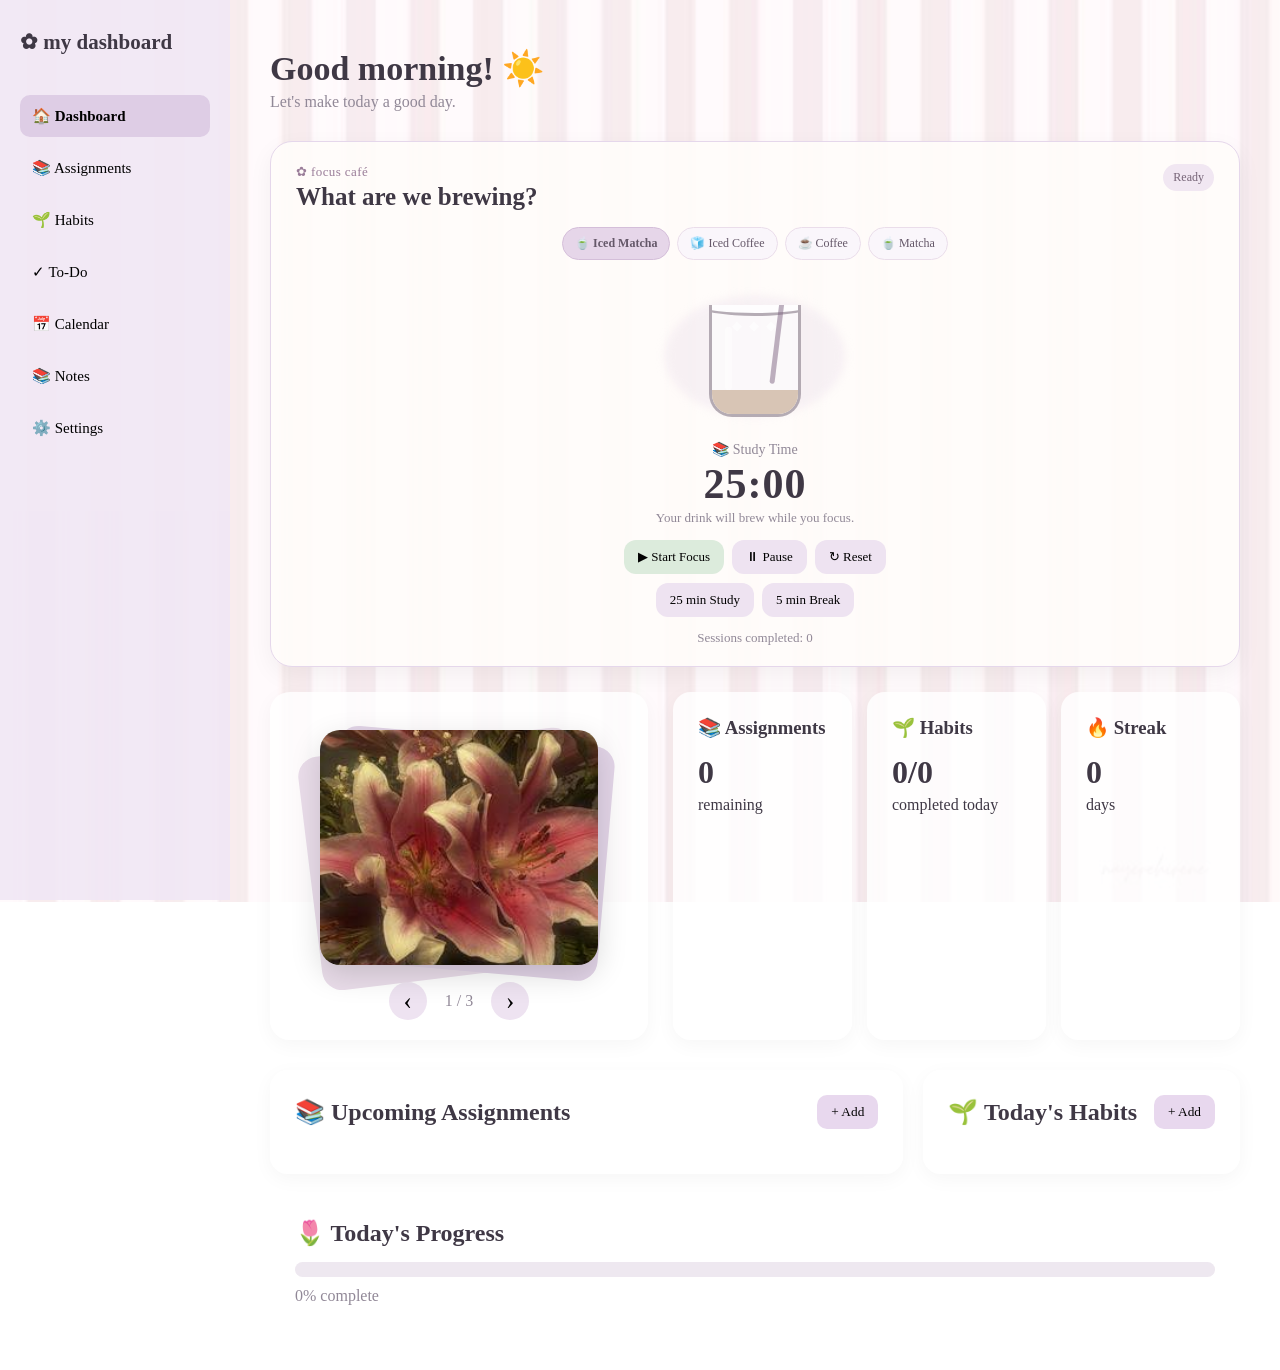
<file: index.html>
<!DOCTYPE html>
<html lang="en">

<head>

    <meta charset="UTF-8">

    <meta
        name="viewport"
        content="width=device-width, initial-scale=1.0">

    <title>study bloom</title>

    <link rel="stylesheet" href="style.css">

</head>


<body>


    <!-- =========================
         SIDEBAR
    ========================== -->

    <aside class="sidebar">

        <h1>✿ my dashboard</h1>


        <nav>

            <button
                class="nav-button active"
                data-page="dashboard">
                🏠 Dashboard
            </button>


            <button
                class="nav-button"
                data-page="assignments">
                📚 Assignments
            </button>


            <button
                class="nav-button"
                data-page="habits">
                🌱 Habits
            </button>


            <button
                class="nav-button"
                data-page="todo">
                ✓ To-Do
            </button>


            <button
                class="nav-button"
                data-page="calendar">
                📅 Calendar
            </button>

            <button class="nav-button" data-page="notes">
                📚 Notes
            </button>


            <button
                class="nav-button"
                data-page="settings">
                ⚙️ Settings
            </button>


        </nav>

    </aside>



    <!-- =========================
         MAIN
    ========================== -->

    <main>


        <!-- =========================
             DASHBOARD PAGE
        ========================== -->

        <section
            id="dashboardPage"
            class="page active-page">


            <header>

                <p id="today"></p>

                <h2>
                    Good morning! ☀️
                </h2>

                <p class="subtitle">
                    Let's make today a good day.
                </p>

            </header>

            <!-- POMODORO TIMER -->
<div class="pomodoro-card">

    <div class="pomodoro-heading">
        <div>
            <p class="pomodoro-eyebrow">✿ focus café</p>
            <h2>What are we brewing?</h2>
        </div>
        <span id="pomodoroStatus" class="pomodoro-status">Ready</span>
    </div>

    <div class="drink-selector" role="group" aria-label="Choose a drink">
        <button class="drink-option active" data-drink="iced-matcha">🍵 Iced Matcha</button>
        <button class="drink-option" data-drink="iced-coffee">🧊 Iced Coffee</button>
        <button class="drink-option" data-drink="coffee">☕ Coffee</button>
        <button class="drink-option" data-drink="matcha">🍵 Matcha</button>
    </div>

    <div class="brew-stage" id="brewStage">
        <div class="brew-glow"></div>
        <div class="drink-cup" id="drinkCup">
            <div class="cup-liquid" id="cupLiquid"></div>
            <div class="cup-ice" id="cupIce">◆ ◆ ◆</div>
            <div class="cup-straw"></div>
            <div class="cup-highlight"></div>
        </div>
        <div class="brew-steam" id="brewSteam">⌁ ⌁</div>
        <div class="brew-particles" id="brewParticles">✦</div>
    </div>

    <p id="pomodoroMode">📚 Study Time</p>
    <div id="pomodoroTimer">25:00</div>
    <p id="brewMessage">Your drink will brew while you focus.</p>

    <div class="pomodoro-buttons">
        <button id="pomodoroStart">▶ Start Focus</button>
        <button id="pomodoroPause">⏸ Pause</button>
        <button id="pomodoroReset">↻ Reset</button>
    </div>

    <div class="pomodoro-settings">
        <button id="pomodoroStudy">25 min Study</button>
        <button id="pomodoroBreak">5 min Break</button>
    </div>

    <p id="pomodoroSessions">Sessions completed: 0</p>

</div>



            <!-- PHOTO + STATS -->

            <section class="top-section">


                <!-- PHOTO -->

                <div class="photo-widget">

                    <div class="photo-stack">

                        <div
                            class="stack-card card-back-two">
                        </div>

                        <div
                            class="stack-card card-back-one">
                        </div>

                        <img
                            id="stackImage"
                            src="photo1.jpeg"
                            alt="My photo"
                            class="main-photo">

                    </div>


                    <div class="photo-controls">

                        <button id="previousPhoto">
                            ‹
                        </button>

                        <span id="photoNumber">
                            1 / 3
                        </span>

                        <button id="nextPhoto">
                            ›
                        </button>

                    </div>

                </div>



                <!-- STATS -->

                <div class="stats">


                    <div class="card">

                        <h3>
                            📚 Assignments
                        </h3>

                        <p
                            class="big-number"
                            id="assignmentCount">
                            0
                        </p>

                        <p>
                            remaining
                        </p>

                    </div>


                    <div class="card">

                        <h3>
                            🌱 Habits
                        </h3>

                        <p
                            class="big-number"
                            id="habitProgress">
                            0/0
                        </p>

                        <p>
                            completed today
                        </p>

                    </div>


                    <div class="card">

                        <h3>
                            🔥 Streak
                        </h3>

                        <p
                            class="big-number"
                            id="habitStreak">
                            0
                        </p>

                        <p>
                            days
                        </p>

                    </div>

                </div>

            </section>



            <!-- QUICK VIEW -->

            <section class="content">


                <div class="panel">

                    <div class="panel-header">

                        <h2>
                            📚 Upcoming Assignments
                        </h2>

                        <button
                            id="dashboardAddAssignment">
                            + Add
                        </button>

                    </div>

                    <div id="dashboardAssignmentList"></div>

                </div>



                <div class="panel">

                    <div class="panel-header">

                        <h2>
                            🌱 Today's Habits
                        </h2>

                        <button
                            id="dashboardAddHabit">
                            + Add
                        </button>

                    </div>

                    <div id="dashboardHabitList"></div>

                </div>

            </section>



            <!-- PROGRESS -->

            <section class="progress-panel">

                <h2>
                    🌷 Today's Progress
                </h2>

                <div class="progress-bar">

                    <div
                        id="progressFill"
                        class="progress-fill">
                    </div>

                </div>

                <p id="progressText">
                    0% complete
                </p>

            </section>

        </section>



        <!-- =========================
             ASSIGNMENTS PAGE
        ========================== -->

        <section
            id="assignmentsPage"
            class="page">


            <header>

                <p>
                    University
                </p>

                <h2>
                    📚 Assignments
                </h2>

            </header>



            <div class="panel">


                <div class="panel-header">

                    <h2>
                        All Assignments
                    </h2>

                    <button
                        id="addAssignmentButton">
                        + Add Assignment
                    </button>

                </div>



                <!-- FORM -->

                <div
                    id="assignmentForm"
                    class="assignment-form hidden">


                    <input
                        type="text"
                        id="assignmentName"
                        placeholder="Assignment name">


                    <input
                        type="text"
                        id="assignmentCourse"
                        placeholder="Course">


                    <input
                        type="date"
                        id="assignmentDate">


                    <select
                        id="assignmentPriority">

                        <option value="urgent">
                            🔴 High
                        </option>

                        <option value="medium">
                            🟡 Medium
                        </option>

                        <option value="low">
                            🟢 Low
                        </option>

                    </select>


                    <div class="form-buttons">

                        <button
                            id="saveAssignment">
                            Save
                        </button>

                        <button
                            id="cancelAssignment">
                            Cancel
                        </button>

                    </div>

                </div>



                <div id="assignmentList"></div>


<!-- =========================
     MY CLASSES
========================= -->

<div class="panel classes-panel">

    <div class="panel-header">

        <h2>
            📚 My Classes
        </h2>

        <button id="addClassButton">
            + Add Class
        </button>

    </div>


    <p class="classes-description">
        Keep your subjects, chapters and study materials organised.
    </p>


    <div id="classesContainer" class="class-grid">

        <!-- Classes will appear here later -->

        <div class="class-empty">

            <div class="class-empty-icon">
                🌷
            </div>

            <h3>
                No classes yet
            </h3>

            <p>
                Add your university classes to get started.
            </p>

        </div>

    </div>
<div id="classDetails" class="class-details hidden">

    <button id="backToClasses" class="back-button">
        ← All Classes
    </button>

    <h2 id="selectedClassName"></h2>

    <div class="panel">

        <div class="panel-header">

            <h2>📖 Chapters</h2>

            <button id="addChapterButton">
                + Add Chapter
            </button>

        </div>

        <div id="chapterContainer" class="chapter-grid">
        </div>
        <!-- FLASHCARD VIEW -->

<div id="flashcardView" class="hidden">

    <button id="backToChapters" class="back-button">
        ← Back to Chapters
    </button>
   <button
    id="fullscreenFlashcards"
    class="back-button"
    onclick="openStudyMode()"
>
    ⛶ Study Fullscreen
</button>
<button id="startStudyTimer" class="back-button">
    🍅 Start Study Timer
</button>

    <h2 id="selectedChapterName">
        🧠 Flashcards
    </h2>

    <div class="panel">

        <div class="panel-header">

            <h2>🧠 Flashcards</h2>

            <button id="addFlashcardButton">
                + Add Flashcard
            </button>
            <div id="flashcardForm" class="hidden">

    <input
        type="text"
        id="flashcardQuestion"
        placeholder="Enter question"
    >

    <textarea
        id="flashcardAnswer"
        placeholder="Enter answer"
    ></textarea>

    <button id="saveFlashcardButton">
        Save Flashcard
    </button>

    <button id="cancelFlashcardButton">
        Cancel
    </button>

</div>
<div id="studyMode" class="hidden">

    <button id="exitStudyMode">
        ✕ Exit Study Mode
    </button>

    <div id="studyCardNumber">
        1 / 1
    </div>

    <div id="studyCard">

        <div id="studyQuestion">
            Question
        </div>

        <div id="studyAnswer" class="hidden">
            Answer
        </div>

        <p>
            Click the card to reveal the answer
        </p>

    </div>

    <div class="study-navigation">

        <button id="studyPrevious">
            ← Previous
        </button>

        <button id="studyNext">
            Next →
        </button>

    </div>

</div>

        </div>
<!-- ADD FLASHCARD FORM -->
    <div id="flashcardForm" class="flashcard-form hidden">

        <input
            type="text"
            id="flashcardQuestion"
            placeholder="Question / Front"
        >

        <textarea
            id="flashcardAnswer"
            placeholder="Answer / Back"
        ></textarea>

        <div class="form-buttons">

            <button id="saveFlashcard">
                Save Flashcard
            </button>

            <button id="cancelFlashcard">
                Cancel
            </button>

        </div>

    </div>
        <div id="flashcardList"></div>

    </div>

</div>

    </div>

</div>
</div>


</div>

</section>


        <!-- =========================
             HABITS PAGE
        ========================== -->

        <section
            id="habitsPage"
            class="page">


            <header>

                <p>
                    Daily Life
                </p>

                <h2>
                    🌱 Habits
                </h2>

            </header>



            <div class="panel">


                <div class="panel-header">

                    <h2>
                        Today's Habits
                    </h2>

                    <button
                        id="addHabitButton">
                        + Add Habit
                    </button>

                </div>



                <div
                    id="habitForm"
                    class="habit-form hidden">

                    <input
                        type="text"
                        id="habitName"
                        placeholder="New habit...">


                    <div class="form-buttons">

                        <button
                            id="saveHabit">
                            Save
                        </button>

                        <button
                            id="cancelHabit">
                            Cancel
                        </button>

                    </div>

                </div>



                <div id="habitList"></div>

            </div>


        </section>



        <!-- =========================
             TODO PAGE
        ========================== -->

        <section
            id="todoPage"
            class="page">


            <header>

                <p>
                    Daily Life
                </p>

                <h2>
                    ✓ To-Do List
                </h2>

            </header>



            <div class="panel">

                <div class="panel-header">

                    <h2>
                        Today's Tasks
                    </h2>

                    <button
                        id="addTodoButton">
                        + Add Task
                    </button>

                </div>



                <div
                    id="todoForm"
                    class="habit-form hidden">

                    <input
                        type="text"
                        id="todoName"
                        placeholder="What do you need to do?">


                    <div class="form-buttons">

                        <button
                            id="saveTodo">
                            Save
                        </button>

                        <button
                            id="cancelTodo">
                            Cancel
                        </button>

                    </div>

                </div>



                <div id="todoList"></div>

            </div>


        </section>



        <!-- =========================
             CALENDAR PAGE
        ========================== -->

        <section
            id="calendarPage"
            class="page">


            <header>

                <p>
                    Planning
                </p>

                <h2>
                    📅 Calendar
                </h2>

            </header>



            <div class="calendar-panel">


                <div class="calendar-header">

                    <button
                        id="previousMonth">
                        ‹
                    </button>


                    <h2 id="calendarTitle">
                        August 2026
                    </h2>


                    <button
                        id="nextMonth">
                        ›
                    </button>

                </div>



                <!-- WEEK DAYS -->

                <div class="calendar-weekdays">

                    <div>Mon</div>
                    <div>Tue</div>
                    <div>Wed</div>
                    <div>Thu</div>
                    <div>Fri</div>
                    <div>Sat</div>
                    <div>Sun</div>

                </div>



                <!-- DAYS -->

                <div
                    id="calendarDays"
                    class="calendar-days">
                </div>


            </div>



            <!-- SELECTED DATE -->

            <div
                id="selectedDatePanel"
                class="panel selected-date-panel hidden">

                <h2 id="selectedDateTitle">
                    Assignments
                </h2>

                <div
                    id="selectedDateAssignments">
                </div>

            </div>


        </section>
<!-- =========================
     PERSONAL NOTES
     ========================= -->


<!-- Notes question practice modal -->


    </main>



    <script src="script.js"></script>

<section id="notesPage" class="page">
    <div class="notes-shell">
        <div class="notes-header">
            <div>
                <button id="notesBackToSettings" class="notes-back-button">← Dashboard</button>
                <p class="notes-eyebrow">PERSONAL STUDY SPACE</p>
                <h1>📚 Notes</h1>
                <p class="notes-subtitle">Write your notes, organize your subjects, and turn them into practice questions.</p>
            </div>
            <button id="addNoteSubjectButton" class="notes-primary-button">＋ Add Subject</button>
        </div>

        <div class="notes-layout">
            <aside class="notes-sidebar">
                <div class="notes-sidebar-title">
                    <span>Subjects</span>
                    <button id="renameNotesRootButton" class="notes-icon-button" title="Rename">✎</button>
                </div>
                <div id="notesSubjectList" class="notes-subject-list"></div>
            </aside>

            <main class="notes-main">
                <div id="notesEmptyState" class="notes-empty-state">
                    <div class="notes-empty-icon">🌷</div>
                    <h2>Start your notes</h2>
                    <p>Add a subject, then create chapters, units, lectures, or anything you want.</p>
                    <button id="notesEmptyAddSubject" class="notes-primary-button">＋ Add Subject</button>
                </div>

                <div id="notesSubjectView" class="hidden">
                    <div class="notes-breadcrumb">
                        <button id="notesBackToSubjects">← Subjects</button>
                        <span>/</span>
                        <strong id="notesSelectedSubjectName"></strong>
                    </div>

                    <div class="notes-subject-heading">
                        <div>
                            <h2 id="notesSubjectTitle"></h2>
                            <p id="notesChapterLabel">Chapters</p>
                        </div>
                        <div class="notes-heading-actions">
                            <button id="renameNotesSubjectButton" class="notes-secondary-button">Rename</button>
                            <button id="addNotesChapterButton" class="notes-primary-button">＋ Add Chapter</button>
                        </div>
                    </div>

                    <div id="notesChapterList" class="notes-chapter-list"></div>
                </div>

                <div id="notesEditorView" class="hidden">
                    <div class="notes-breadcrumb">
                        <button id="notesBackToSubject">← Subject</button>
                        <span>/</span>
                        <span id="notesEditorSubjectName"></span>
                        <span>/</span>
                        <strong id="notesEditorChapterName"></strong>
                    </div>

                    <div class="notes-editor-topbar">
                        <div>
                            <p class="notes-eyebrow">NOTE</p>
                            <input id="notesTitleInput" class="notes-title-input" value="Untitled Note" aria-label="Note title">
                            <span id="notesSaveStatus" class="notes-save-status">Saved locally</span>
                        </div>
                        <div class="notes-editor-actions">
                            <button id="notesGenerateQuestions" class="notes-primary-button">✨ Generate Questions</button>
                            <button id="notesRenameChapterButton" class="notes-secondary-button">Rename</button>
                            <button id="notesDeleteChapterButton" class="notes-danger-button">Delete</button>
                        </div>
                    </div>

                    <div class="notes-toolbar" role="toolbar" aria-label="Notes formatting">
                        <select id="notesFontFamily" title="Font">
                            <option value="Times New Roman">Times New Roman</option>
                            <option value="Arial">Arial</option>
                            <option value="Georgia">Georgia</option>
                            <option value="Verdana">Verdana</option>
                        </select>
                        <select id="notesFontSize" title="Font size">
                            <option value="12" selected>12</option>
                            <option value="10">10</option>
                            <option value="11">11</option>
                            <option value="14">14</option>
                            <option value="16">16</option>
                            <option value="18">18</option>
                            <option value="20">20</option>
                            <option value="24">24</option>
                            <option value="28">28</option>
                            <option value="32">32</option>
                        </select>
                        <span class="notes-toolbar-divider"></span>
                        <button data-command="bold" title="Bold"><strong>B</strong></button>
                        <button data-command="italic" title="Italic"><em>I</em></button>
                        <button data-command="underline" title="Underline"><u>U</u></button>
                        <button data-command="strikeThrough" title="Strikethrough"><s>S</s></button>
                        <span class="notes-toolbar-divider"></span>
                        <label class="notes-color-tool" title="Text color">
                            <span>A</span><input type="color" id="notesTextColor" value="#4b3b42">
                        </label>
                        <label class="notes-color-tool" title="Highlight">
                            <span>🖍</span><input type="color" id="notesHighlightColor" value="#fff1a8">
                        </label>
                        <button id="notesClearHighlight" title="Remove highlight">◻</button>
                        <span class="notes-toolbar-divider"></span>
                        <button data-command="insertUnorderedList" title="Bulleted list">• List</button>
                        <button data-command="insertOrderedList" title="Numbered list">1. List</button>
                        <button data-command="justifyLeft" title="Align left">≡</button>
                        <button data-command="justifyCenter" title="Center">≣</button>
                        <button data-command="justifyRight" title="Align right">≡</button>
                        <span class="notes-toolbar-divider"></span>
                        <button data-command="undo" title="Undo">↶</button>
                        <button data-command="redo" title="Redo">↷</button>
                    </div>

                    <div id="notesEditor" class="notes-editor" contenteditable="true"
                         spellcheck="true"
                         data-placeholder="Start writing your notes here..."></div>
                </div>
            </main>
        </div>
    </div>
</section>

<div id="notesQuestionModal" class="notes-modal hidden">
    <div class="notes-modal-card">
        <button id="closeNotesQuestionModal" class="notes-modal-close">×</button>
        <div id="notesQuizSetup">
            <p class="notes-eyebrow">FROM YOUR NOTES</p>
            <h2>✨ Practice Questions</h2>
            <p id="notesQuizIntro">Your saved notes will be turned into study questions.</p>
            <label class="notes-quiz-label">Number of questions
                <select id="notesQuestionCount">
                    <option value="5">5</option>
                    <option value="10" selected>10</option>
                    <option value="15">15</option>
                </select>
            </label>
            <button id="startNotesQuizButton" class="notes-primary-button">Start Practice</button>
            <p class="notes-local-ai-note">This version generates questions locally from your note text, so it works without exposing an API key.</p>
        </div>

        <div id="notesQuiz" class="hidden">
            <div class="notes-quiz-progress">
                <span id="notesQuizProgress">Question 1</span>
                <span id="notesQuizScore">Score: 0</span>
            </div>
            <h3 id="notesQuizQuestion"></h3>
            <div id="notesQuizOptions" class="notes-quiz-options"></div>
            <div class="notes-quiz-controls">
                <button id="notesQuizCorrect" class="notes-correct-button">✓ Correct</button>
                <button id="notesQuizWrong" class="notes-wrong-button">✗ Wrong</button>
                <button id="notesQuizNext" class="notes-primary-button hidden">Next →</button>
            </div>
        </div>

        <div id="notesQuizResult" class="hidden">
            <div class="notes-result-icon">🎀</div>
            <h2 id="notesResultTitle">Practice Complete!</h2>
            <div id="notesResultScore" class="notes-result-score">0%</div>
            <p id="notesResultDetails"></p>
            <div id="notesWrongQuestions"></div>
            <div class="notes-result-actions">
                <button id="notesPracticeWrong" class="notes-secondary-button hidden">🔄 Practice Wrong Questions</button>
                <button id="notesCloseResult" class="notes-primary-button">Done</button>
            </div>
        </div>
    </div>
</div>
</body>
</html>
</file>
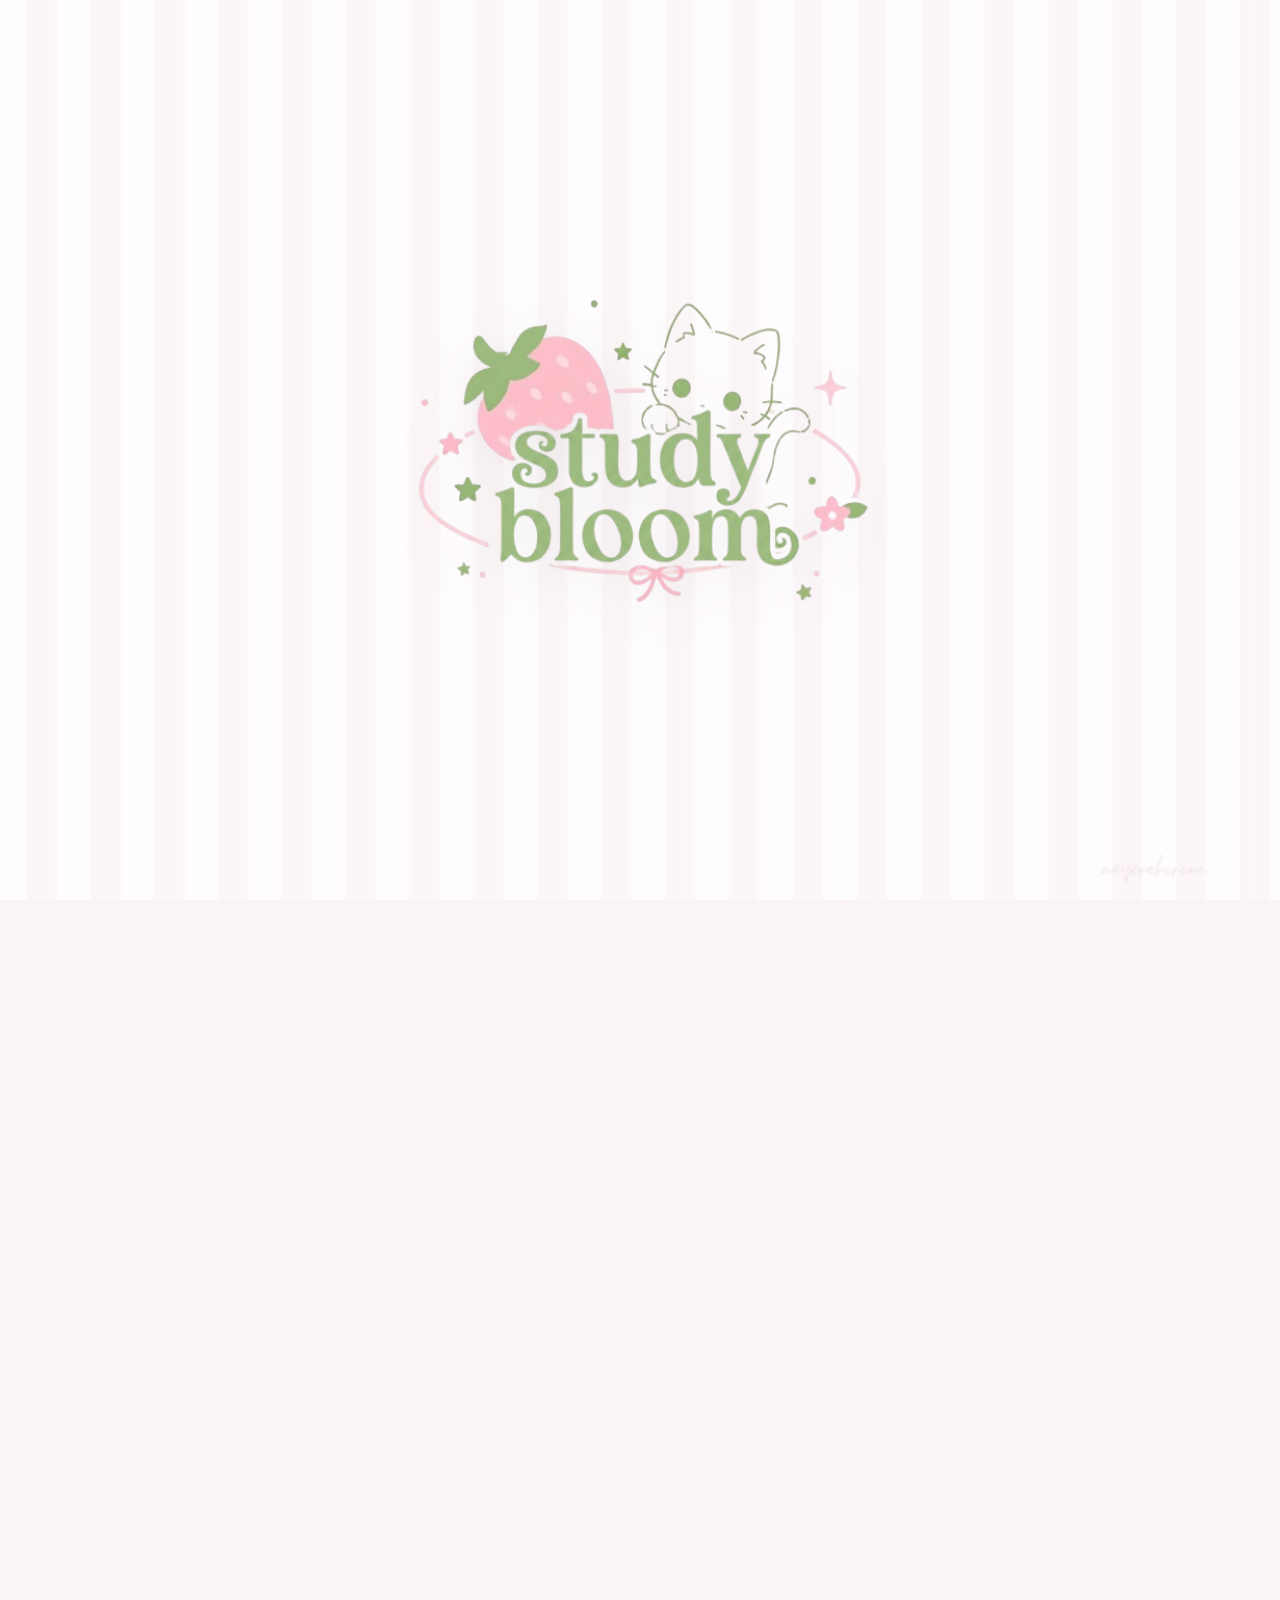
<file: study-bloom-full-v4/index.html>
<!DOCTYPE html>
<html lang="en">
<head>
  <meta charset="UTF-8" />
  <meta name="viewport" content="width=device-width, initial-scale=1.0" />
  <meta name="theme-color" content="#f8dce8" />
  <title>Study Bloom</title>
  <link rel="stylesheet" href="style.css" />
</head>
<body>
  <div id="splash" class="splash" aria-label="Opening Study Bloom">
    <div class="splash-logo-wrap">
      <img src="assets/study-bloom-logo.png" class="splash-logo" alt="Study Bloom" />
    </div>
  </div>

  <div id="app" class="app-shell hidden-app">
    <aside class="sidebar" id="sidebar">
      <div class="brand-block">
        <img src="assets/study-bloom-logo.png" class="brand-logo" alt="Study Bloom logo" />
        <div class="brand-copy">
          <h1 id="dashboardTitle">my dashboard</h1>
          <button id="editDashboardTitle" class="tiny-link" type="button">edit name</button>
        </div>
      </div>

      <nav class="nav-list" aria-label="Main navigation">
        <button class="nav-button active" data-page="dashboard">🏠 <span>Dashboard</span></button>
        <button class="nav-button" data-page="assignments">📚 <span>Assignments</span></button>
        <button class="nav-button" data-page="habits">🌱 <span>Habits</span></button>
        <button class="nav-button" data-page="todo">✓ <span>To-Do</span></button>
        <button class="nav-button" data-page="calendar">📅 <span>Calendar</span></button>
        <button class="nav-button" data-page="settings">⚙️ <span>Settings</span></button>
      </nav>

      <div class="sidebar-footer">
        <div class="mini-profile" id="miniProfile">
          <div class="avatar" id="miniAvatar">♡</div>
          <div>
            <strong id="miniName">Study Bloom</strong>
            <span id="miniStatus">cozy study space</span>
          </div>
        </div>
      </div>
    </aside>

    <button id="mobileMenu" class="mobile-menu" type="button" aria-label="Open menu">☰</button>
    <div id="sidebarOverlay" class="sidebar-overlay"></div>

    <main class="main-content">
      <section id="dashboardPage" class="page active-page">
        <header class="page-header">
          <p id="today" class="eyebrow"></p>
          <h2 id="greeting">Good morning! ☀️</h2>
          <p class="subtitle">Let's make today a good day.</p>
        </header>

        <section class="dashboard-progress panel">
          <div class="panel-heading">
            <div>
              <span class="section-kicker">little steps count</span>
              <h3>🌷 Today's Progress</h3>
            </div>
            <strong id="progressText">0%</strong>
          </div>
          <div class="progress-track"><div id="progressFill" class="progress-fill"></div></div>
          <p id="progressDetails" class="muted">Complete an assignment, habit, or task to grow your progress.</p>
        </section>

        <section class="focus-cafe panel">
          <div class="focus-head">
            <div>
              <span class="section-kicker">✿ focus café</span>
              <h3>What are we brewing?</h3>
            </div>
            <span id="brewStatus" class="brew-status">ready to brew</span>
          </div>

          <div class="drink-picker" role="group" aria-label="Choose a drink">
            <button class="drink-option selected" data-drink="matcha" type="button">🍵 Iced Matcha</button>
            <button class="drink-option" data-drink="coffee" type="button">🧊 Iced Coffee</button>
          </div>

          <div class="brew-stage" id="brewStage">
            <div class="steam steam-one"></div><div class="steam steam-two"></div>
            <div class="ice ice-one"></div><div class="ice ice-two"></div><div class="ice ice-three"></div>
            <div class="glass">
              <div class="drink-liquid" id="drinkLiquid"></div>
              <div class="drink-swirl" id="drinkSwirl"></div>
              <div class="straw"></div>
            </div>
            <div class="brew-spark spark-one">✦</div><div class="brew-spark spark-two">✧</div>
          </div>

          <div class="focus-info">
            <p id="pomodoroMode">📚 Study Time</p>
            <div id="pomodoroTimer" class="pomodoro-timer">25:00</div>
            <p id="brewMessage" class="brew-message">Your matcha is waiting for you.</p>
          </div>

          <div class="pomodoro-buttons">
            <button id="pomodoroStart" class="primary-button" type="button">▶ Start Focus</button>
            <button id="pomodoroPause" class="soft-button" type="button">Ⅱ Pause</button>
            <button id="pomodoroReset" class="soft-button" type="button">↻ Reset</button>
          </div>
          <div class="pomodoro-settings">
            <button id="pomodoroStudy" type="button">25 min Study</button>
            <button id="pomodoroBreak" type="button">5 min Break</button>
          </div>
          <p id="pomodoroSessions" class="muted">Sessions completed: 0</p>
        </section>

        <section class="top-section">
          <div class="photo-widget panel">
            <div class="panel-heading"><div><span class="section-kicker">a little inspiration</span><h3>My Study Bloom</h3></div></div>
            <div class="photo-stack">
              <div class="stack-card card-back-two"></div>
              <div class="stack-card card-back-one"></div>
              <img id="stackImage" src="assets/photo1.jpeg" alt="Study Bloom inspiration" class="main-photo" />
            </div>
            <div class="photo-controls">
              <button id="previousPhoto" type="button">‹</button>
              <span id="photoNumber">1 / 3</span>
              <button id="nextPhoto" type="button">›</button>
            </div>
          </div>

          <div class="stats">
            <div class="stat-card"><span>📚</span><strong id="assignmentCount">0</strong><p>assignments remaining</p></div>
            <div class="stat-card"><span>🌱</span><strong id="habitProgress">0/0</strong><p>habits completed</p></div>
            <div class="stat-card"><span>🔥</span><strong id="habitStreak">0</strong><p>day streak</p></div>
          </div>
        </section>

        <section class="content two-column">
          <div class="panel">
            <div class="panel-heading"><div><span class="section-kicker">coming up</span><h3>📚 Upcoming Assignments</h3></div><button id="dashboardAddAssignment" class="small-action" type="button">+ Add</button></div>
            <div id="dashboardAssignmentList" class="mini-list"></div>
          </div>
          <div class="panel">
            <div class="panel-heading"><div><span class="section-kicker">today</span><h3>🌱 Today's Habits</h3></div><button id="dashboardAddHabit" class="small-action" type="button">+ Add</button></div>
            <div id="dashboardHabitList" class="mini-list"></div>
          </div>
        </section>
      </section>

      <section id="assignmentsPage" class="page">
        <header class="page-header"><p class="eyebrow">University</p><h2>Assignments</h2><p class="subtitle">Keep the important things close, colourful, and easy to find.</p></header>
        <div class="panel">
          <div class="panel-heading"><div><span class="section-kicker">your workload</span><h3>All Assignments</h3></div><button id="addAssignmentButton" class="primary-button" type="button">+ Add Assignment</button></div>
          <div id="assignmentForm" class="form-card hidden">
            <div class="form-grid">
              <input type="text" id="assignmentName" placeholder="Assignment name" />
              <input type="text" id="assignmentCourse" placeholder="Course" />
              <label>Due date<input type="date" id="assignmentDate" /></label><label>Due time<input type="time" id="assignmentTime" value="23:59" /></label>
              <label>Priority<select id="assignmentPriority"><option value="urgent">High</option><option value="medium">Medium</option><option value="low">Low</option></select></label>
              <label>Reminder<select id="assignmentReminder"><option value="none">No reminder</option><option value="10m">10 minutes before</option><option value="30m">30 minutes before</option><option value="1d">1 day before</option><option value="2d">2 days before</option><option value="3d">3 days before</option><option value="4d">4 days before</option><option value="5d">5 days before</option></select></label>
            </div>
            <div class="form-buttons"><button id="saveAssignment" class="primary-button" type="button">Save Assignment</button><button id="cancelAssignment" class="soft-button" type="button">Cancel</button></div>
          </div>
          <div id="assignmentList" class="assignment-grid"></div>
        </div>

        <div class="panel classes-panel">
          <div class="panel-heading"><div><span class="section-kicker">study library</span><h3>📖 My Classes</h3></div><button id="addClassButton" class="small-action" type="button">+ Add Class</button></div>
          <p class="muted">Keep your subjects, chapters and flashcards together.</p>
          <div id="classesContainer" class="class-grid"></div>
          <div id="classDetails" class="class-details hidden">
            <button id="backToClasses" class="back-button" type="button">← All Classes</button>
            <h3 id="selectedClassName"></h3>
            <div class="panel nested-panel"><div class="panel-heading"><h3>📖 Chapters</h3><button id="addChapterButton" class="small-action" type="button">+ Add Chapter</button></div><div id="chapterContainer" class="chapter-grid"></div></div>
          </div>
          <div id="flashcardView" class="hidden">
            <button id="backToChapters" class="back-button" type="button">← Back to Chapters</button>
            <button id="fullscreenFlashcards" class="back-button" type="button">⛶ Study Fullscreen</button>
            <h3 id="selectedChapterName">🧠 Flashcards</h3>
            <div class="flashcard-toolbar"><button id="addFlashcardButton" class="small-action" type="button">+ Add Flashcard</button><button id="startStudyTimer" class="small-action" type="button">🍅 Start Study Timer</button></div>
            <div id="flashcardForm" class="form-card hidden"><input type="text" id="flashcardQuestion" placeholder="Question / Front" /><textarea id="flashcardAnswer" placeholder="Answer / Back"></textarea><div class="form-buttons"><button id="saveFlashcardButton" class="primary-button" type="button">Save Flashcard</button><button id="cancelFlashcardButton" class="soft-button" type="button">Cancel</button></div></div>
            <div id="flashcardList" class="flashcard-grid"></div>
          </div>
        </div>
      </section>

      <section id="habitsPage" class="page">
        <header class="page-header"><p class="eyebrow">Daily Life</p><h2>Habits</h2><p class="subtitle">Three little corners for taking care of your whole life.</p></header>
        <div class="habit-sections">
          <div class="panel habit-category"><div class="panel-heading"><div><span class="section-kicker">♡ life</span><h3>Personal</h3></div><button class="small-action add-habit-category" data-category="personal" type="button">+ Add</button></div><div id="personalHabits" class="habit-list"></div></div>
          <div class="panel habit-category"><div class="panel-heading"><div><span class="section-kicker">🎓 university</span><h3>Uni</h3></div><button class="small-action add-habit-category" data-category="uni" type="button">+ Add</button></div><div id="uniHabits" class="habit-list"></div></div>
          <div class="panel habit-category"><div class="panel-heading"><div><span class="section-kicker">🫧 wellbeing</span><h3>Health</h3></div><button class="small-action add-habit-category" data-category="health" type="button">+ Add</button></div><div id="healthHabits" class="habit-list"></div></div>
        </div>
        <div id="habitForm" class="form-card hidden"><input type="text" id="habitName" placeholder="New habit..." /><input type="hidden" id="habitCategory" value="personal" /><div class="form-buttons"><button id="saveHabit" class="primary-button" type="button">Save Habit</button><button id="cancelHabit" class="soft-button" type="button">Cancel</button></div></div>
      </section>

      <section id="todoPage" class="page">
        <header class="page-header"><p class="eyebrow">Daily Life</p><h2>To-Do</h2><p class="subtitle">A soft place for the small things that still matter.</p></header>
        <div class="panel"><div class="panel-heading"><div><span class="section-kicker">today</span><h3>Today's Tasks</h3></div><button id="addTodoButton" class="primary-button" type="button">+ Add Task</button></div><div id="todoForm" class="form-card hidden"><input type="text" id="todoName" placeholder="What do you need to do?" /><div class="form-buttons"><button id="saveTodo" class="primary-button" type="button">Save Task</button><button id="cancelTodo" class="soft-button" type="button">Cancel</button></div></div><div id="todoList" class="todo-list"></div></div>
      </section>

      <section id="calendarPage" class="page">
        <header class="page-header"><p class="eyebrow">Planning</p><h2>Calendar</h2><p class="subtitle">See your work and your life in one gentle little month.</p></header>
        <div class="calendar-panel panel">
          <div class="calendar-header"><button id="previousMonth" type="button">‹</button><h3 id="calendarTitle"></h3><button id="nextMonth" type="button">›</button></div>
          <div class="calendar-weekdays"><div>Mon</div><div>Tue</div><div>Wed</div><div>Thu</div><div>Fri</div><div>Sat</div><div>Sun</div></div>
          <div id="calendarDays" class="calendar-days"></div>
        </div>
        <div id="selectedDatePanel" class="panel selected-date-panel hidden"><div class="panel-heading"><div><span class="section-kicker">selected day</span><h3 id="selectedDateTitle"></h3></div><button id="addEventButton" class="small-action" type="button">+ Add Event</button></div><div id="selectedDateItems"></div></div>
      </section>

      <section id="settingsPage" class="page">
        <header class="page-header"><p class="eyebrow">Your little corner</p><h2>Settings</h2><p class="subtitle">Make Study Bloom feel like yours.</p></header>
        <div class="settings-grid">
          <div class="panel"><span class="section-kicker">appearance</span><h3>Choose today's colour</h3><div class="theme-options"><button data-theme="pink" class="theme-choice" type="button"><span class="theme-dot pink"></span>Light Pink</button><button data-theme="blue" class="theme-choice" type="button"><span class="theme-dot blue"></span>Light Blue</button><button data-theme="red" class="theme-choice" type="button"><span class="theme-dot red"></span>Light Red</button><button data-theme="yellow" class="theme-choice" type="button"><span class="theme-dot yellow"></span>Light Yellow</button><button data-theme="matcha" class="theme-choice" type="button"><span class="theme-dot matcha"></span>Matcha Green</button></div><div class="setting-row"><span>Dark mode</span><label class="switch"><input id="darkModeToggle" type="checkbox" /><span></span></label></div></div>
          <div class="panel"><span class="section-kicker">profile</span><h3>Make it yours</h3><div class="profile-editor"><div class="profile-avatar-large" id="profileAvatarLarge">♡</div><label>Display name<input id="profileName" type="text" placeholder="Your name" /></label><label>Dashboard name<input id="profileDashboardTitle" type="text" placeholder="my dashboard" /></label><label>Profile picture<input id="profilePicture" type="file" accept="image/*" /></label><label>Dashboard pictures <span class="muted">(up to 10)</span><input id="dashboardPicture" type="file" accept="image/*" multiple /></label><p class="muted small">Choose up to 10 photos. They stay in this browser for now.</p><div id="dashboardPhotoManager" class="dashboard-photo-manager"></div><div class="dashboard-photo-actions"><button id="removeDashboardPicture" class="soft-button" type="button">Use Study Bloom default photos</button></div><button id="saveProfile" class="primary-button" type="button">Save Profile</button></div></div>
          <div class="panel"><span class="section-kicker">notifications</span><h3>Reminders</h3><p class="muted">Study Bloom can send browser notifications while this page is open. Full background notifications after closing the browser will be added with the account/backend layer.</p><button id="notificationPermission" class="soft-button" type="button">Enable Notifications</button><p id="notificationStatus" class="muted"></p></div>
          <div class="panel"><span class="section-kicker">accounts</span><h3>Sign in</h3><p class="muted">The account screen is ready for Google/Apple authentication, but those providers need your own project credentials before they can be connected securely.</p><div class="account-buttons"><button class="soft-button auth-demo" data-provider="Google" type="button">Continue with Google</button><button class="soft-button auth-demo" data-provider="Apple" type="button">Continue with Apple</button></div><p id="authStatus" class="muted"></p></div>
        </div>
      </section>
    </main>
  </div>

  <div id="eventModal" class="modal hidden"><div class="modal-card"><button class="modal-close" data-close="eventModal" type="button">×</button><span class="section-kicker">calendar</span><h3>Add personal event</h3><input id="eventName" type="text" placeholder="Birthday, dinner, appointment..." /><input id="eventDate" type="date" /><div class="form-buttons"><button id="saveEvent" class="primary-button" type="button">Add Event</button><button class="soft-button" data-close="eventModal" type="button">Cancel</button></div></div></div>
  <div id="titleModal" class="modal hidden"><div class="modal-card"><button class="modal-close" data-close="titleModal" type="button">×</button><span class="section-kicker">your space</span><h3>Name your dashboard</h3><input id="dashboardTitleInput" type="text" placeholder="my dashboard" /><div class="form-buttons"><button id="saveDashboardTitle" class="primary-button" type="button">Save</button><button class="soft-button" data-close="titleModal" type="button">Cancel</button></div></div></div>

  <div id="studyMode" class="study-mode hidden">
    <button id="exitStudyMode" type="button">✕ Exit Study Mode</button>
    <div class="study-progress"><span id="studyCardNumber">1 / 1</span><span id="studyScore">Score: 0</span></div>
    <div id="studyCard" class="study-card-large"><div id="studyQuestion"></div><div id="studyAnswer" class="hidden"></div><p>Click to reveal the answer</p></div>
    <div class="study-answer-buttons"><button id="studyWrong" class="wrong-button" type="button">✕ Wrong</button><button id="studyRight" class="right-button" type="button">✓ Got it right</button></div>
    <div class="study-navigation"><button id="studyPrevious" type="button">← Previous</button><button id="studyNext" type="button">Next →</button></div>
    <div id="studyResult" class="study-result hidden"></div>
  </div>

  <script src="script.js"></script>
</body>
</html>
</file>
<file: style.css>
/* =========================
   GENERAL
========================= */

* {
    box-sizing: border-box;
    margin: 0;
    padding: 0;
}


body {

    font-family:
        "Times New Roman",
        Times,
        serif;

    background-image: url("background.jpeg");

    background-size: cover;

    background-position: center;

    background-attachment: fixed;

    background-repeat: no-repeat;

    color: #3f3845;

    display: flex;

    min-height: 100vh;

}



/* =========================
   SIDEBAR
========================= */

.sidebar {

    width: 230px;

    height: 100vh;

    background:
        rgba(241, 232, 245, 0.92);

    padding: 30px 20px;

    position: fixed;

    left: 0;

    top: 0;

}


.sidebar h1 {

    font-size: 21px;

    margin-bottom: 40px;

}


nav {

    display: flex;

    flex-direction: column;

    gap: 10px;

}


nav button {

    border: none;

    background: transparent;

    padding: 12px;

    text-align: left;

    border-radius: 10px;

    font-family:
        "Times New Roman",
        Times,
        serif;

    font-size: 15px;

    cursor: pointer;

    transition:
        background 0.2s ease;

}


nav button:hover {

    background:
        rgba(226, 211, 233, 0.8);

}


nav button.active {

    background:
        rgba(220, 202, 228, 0.9);

    font-weight: bold;

}



/* =========================
   MAIN
========================= */

main {

    margin-left: 230px;

    padding: 40px;

    width:
        calc(100% - 230px);

    max-width: 1400px;

}



/* =========================
   PAGE SYSTEM
========================= */

.page {

    display: none;

}


.page.active-page {

    display: block;

}



/* =========================
   HEADER
========================= */

header {

    margin-bottom: 30px;

}


header p:first-child {

    color: #918897;

    margin-bottom: 8px;

}


header h2 {

    font-size: 34px;

    margin-bottom: 5px;

}


.subtitle {

    color: #918897;

}



/* =========================
   TOP SECTION
========================= */

.top-section {

    display: grid;

    grid-template-columns:
        1fr 1.5fr;

    gap: 25px;

    margin-bottom: 30px;

}



/* =========================
   PHOTO
========================= */

.photo-widget {

    background:
        rgba(255, 255, 255, 0.82);

    border-radius: 20px;

    padding: 20px;

    box-shadow:
        0 5px 20px
        rgba(0, 0, 0, 0.04);

    display: flex;

    flex-direction: column;

    align-items: center;

}


.photo-stack {

    width: 100%;

    height: 270px;

    position: relative;

    display: flex;

    justify-content: center;

    align-items: center;

}


.stack-card {

    position: absolute;

    width: 82%;

    height: 235px;

    border-radius: 20px;

}


.card-back-two {

    background: #eaddea;

    transform:
        rotate(-7deg)
        translate(-12px, 10px);

    z-index: 1;

}


.card-back-one {

    background: #e2d4e7;

    transform:
        rotate(5deg)
        translate(10px, 5px);

    z-index: 2;

}


.main-photo {

    width: 82%;

    height: 235px;

    object-fit: cover;

    border-radius: 20px;

    position: relative;

    z-index: 3;

    box-shadow:
        0 10px 30px
        rgba(0, 0, 0, 0.15);

    transition:
        transform 0.35s ease;

}


.main-photo:hover {

    transform:
        scale(1.02)
        rotate(0.5deg);

}


.photo-controls {

    display: flex;

    align-items: center;

    justify-content: center;

    gap: 18px;

}


.photo-controls button {

    width: 38px;

    height: 38px;

    border: none;

    border-radius: 50%;

    background: #eee3f1;

    font-size: 25px;

    cursor: pointer;

    font-family:
        "Times New Roman",
        Times,
        serif;

}


#photoNumber {

    color: #918897;

}



/* =========================
   STATS
========================= */

.stats {

    display: grid;

    grid-template-columns:
        repeat(3, 1fr);

    gap: 15px;

}


.card {

    background:
        rgba(255, 255, 255, 0.82);

    border-radius: 18px;

    padding: 25px;

    box-shadow:
        0 5px 20px
        rgba(0, 0, 0, 0.04);

}


.card h3 {

    margin-bottom: 15px;

}


.big-number {

    font-size: 32px;

    font-weight: bold;

    margin-bottom: 5px;

}



/* =========================
   CONTENT
========================= */

.content {

    display: grid;

    grid-template-columns:
        2fr 1fr;

    gap: 20px;

}


.panel {

    background:
        rgba(255, 255, 255, 0.82);

    border-radius: 18px;

    padding: 25px;

    box-shadow:
        0 5px 20px
        rgba(0, 0, 0, 0.04);

}


.panel-header {

    display: flex;

    justify-content:
        space-between;

    align-items: center;

    margin-bottom: 20px;

}


.panel-header button {

    border: none;

    background: #e8d8ee;

    padding: 9px 14px;

    border-radius: 10px;

    cursor: pointer;

    font-family:
        "Times New Roman",
        Times,
        serif;

}



/* =========================
   FORMS
========================= */

.assignment-form,
.habit-form {

    background:
        rgba(250, 247, 251, 0.9);

    padding: 18px;

    border-radius: 12px;

    margin-bottom: 20px;

}


.assignment-form input,
.assignment-form select,
.habit-form input {

    width: 100%;

    padding: 10px;

    margin-bottom: 10px;

    border:
        1px solid #ddd;

    border-radius: 8px;

    font-family:
        "Times New Roman",
        Times,
        serif;

}


.form-buttons {

    display: flex;

    gap: 10px;

}


.form-buttons button {

    border: none;

    padding: 9px 15px;

    border-radius: 8px;

    cursor: pointer;

    font-family:
        "Times New Roman",
        Times,
        serif;

}


#saveAssignment,
#saveHabit,
#saveTodo {

    background: #dcebdc;

}


#cancelAssignment,
#cancelHabit,
#cancelTodo {

    background: #eeeeee;

}


.hidden {

    display: none;

}



/* =========================
   ASSIGNMENTS
========================= */

.assignment {

    display: flex;

    justify-content:
        space-between;

    align-items: center;

    padding: 15px 0;

    border-bottom:
        1px solid #eee;

}


.assignment-info strong {

    font-size: 16px;

}


.assignment-info p {

    color: #999;

    margin-top: 5px;

    font-size: 14px;

}


.assignment-actions {

    display: flex;

    align-items: center;

    gap: 10px;

}


.complete-button,
.delete-button {

    border: none;

    background: transparent;

    cursor: pointer;

    font-size: 16px;

}


.completed {

    text-decoration:
        line-through;

    opacity: 0.5;

}



/* =========================
   HABITS
========================= */

.habit {

    display: flex;

    justify-content:
        space-between;

    align-items: center;

    padding: 13px 0;

    border-bottom:
        1px solid #eee;

}


.habit-left {

    display: flex;

    align-items: center;

    gap: 10px;

}


.habit-checkbox {

    width: 18px;

    height: 18px;

}


.habit-delete {

    border: none;

    background: transparent;

    cursor: pointer;

}



/* =========================
   TODO
========================= */

.todo {

    display: flex;

    justify-content:
        space-between;

    align-items: center;

    padding: 13px 0;

    border-bottom:
        1px solid #eee;

}


.todo-left {

    display: flex;

    align-items: center;

    gap: 10px;

}


.todo-checkbox {

    width: 18px;

    height: 18px;

}



/* =========================
   PROGRESS
========================= */

.progress-panel {

    background:
        rgba(255, 255, 255, 0.82);

    border-radius: 18px;

    padding: 25px;

    margin-top: 20px;

}


.progress-bar {

    height: 15px;

    background: #eee8f0;

    border-radius: 20px;

    overflow: hidden;

    margin-top: 15px;

}


.progress-fill {

    height: 100%;

    width: 0%;

    background: #cdb5d5;

    border-radius: 20px;

    transition:
        width 0.3s ease;

}


#progressText {

    margin-top: 10px;

    color: #918897;

}



/* =========================
   CALENDAR
========================= */

.calendar-panel {

    background:
        rgba(255, 255, 255, 0.88);

    border-radius: 20px;

    padding: 25px;

    box-shadow:
        0 5px 20px
        rgba(0, 0, 0, 0.04);

}


.calendar-header {

    display: flex;

    justify-content:
        space-between;

    align-items: center;

    margin-bottom: 25px;

}


.calendar-header button {

    width: 40px;

    height: 40px;

    border: none;

    border-radius: 50%;

    background: #eee3f1;

    font-size: 25px;

    cursor: pointer;

    font-family:
        "Times New Roman",
        Times,
        serif;

}


.calendar-weekdays,
.calendar-days {

    display: grid;

    grid-template-columns:
        repeat(7, 1fr);

}


.calendar-weekdays {

    margin-bottom: 10px;

}


.calendar-weekdays div {

    text-align: center;

    color: #918897;

    font-weight: bold;

    padding: 10px;

}


.calendar-day {

    min-height: 90px;

    border:
        1px solid #eee;

    padding: 8px;

    cursor: pointer;

    position: relative;

    background:
        rgba(255, 255, 255, 0.55);

    transition:
        background 0.2s ease;

}


.calendar-day:hover {

    background: #f3eaf5;

}


.calendar-day.empty {

    background:
        rgba(245, 242, 246, 0.4);

    cursor: default;

}


.calendar-day.today {

    background: #eee3f1;

    font-weight: bold;

}


.calendar-day-number {

    font-size: 15px;

}


.assignment-dot {

    display: block;

    margin-top: 8px;

    font-size: 12px;

    color: #8c5c69;

    white-space: nowrap;

    overflow: hidden;

    text-overflow: ellipsis;

}


.selected-date-panel {

    margin-top: 20px;

}


.selected-date-panel h2 {

    margin-bottom: 15px;

}



/* =========================
   MOBILE
========================= */

@media (max-width: 900px) {

    .sidebar {

        width: 180px;

    }


    main {

        margin-left: 180px;

        width:
            calc(100% - 180px);

        padding: 25px;

    }


    .top-section {

        grid-template-columns: 1fr;

    }


    .content {

        grid-template-columns: 1fr;

    }

}


@media (max-width: 600px) {

    .sidebar {

        display: none;

    }


    main {

        margin-left: 0;

        width: 100%;

        padding: 20px;

    }


    .stats {

        grid-template-columns: 1fr;

    }


    .calendar-day {

        min-height: 55px;

        font-size: 12px;

    }

}
/* =========================
   CLASSES
========================= */

.class-grid {

    display: grid;

    grid-template-columns:
        repeat(
            auto-fit,
            minmax(220px, 1fr)
        );

    gap: 18px;

}


.class-card {

    background:
        rgba(255, 255, 255, 0.85);

    border-radius: 18px;

    padding: 22px;

    cursor: pointer;

    box-shadow:
        0 5px 20px
        rgba(0, 0, 0, 0.04);

    transition:
        transform 0.2s ease,
        box-shadow 0.2s ease;

}


.class-card:hover {

    transform:
        translateY(-3px);

    box-shadow:
        0 10px 25px
        rgba(0, 0, 0, 0.08);

}


.class-icon {

    font-size: 35px;

    margin-bottom: 12px;

}


.class-card h3 {

    font-size: 20px;

    margin-bottom: 7px;

}


.class-card p {

    color: #918897;

    font-size: 14px;

}


.class-card-actions {

    margin-top: 15px;

    display: flex;

    justify-content:
        flex-end;

    gap: 8px;

}


.class-card-actions button {

    border: none;

    background:
        #eee3f1;

    padding: 7px 10px;

    border-radius: 8px;

    cursor: pointer;

    font-family:
        "Times New Roman",
        Times,
        serif;

}


.delete-class {

    background:
        #f2e2e2 !important;

}



/* =========================
   SINGLE CLASS
========================= */

.back-button {

    border: none;

    background: transparent;

    font-family:
        "Times New Roman",
        Times,
        serif;

    font-size: 15px;

    cursor: pointer;

    color: #76677d;

    margin-bottom: 20px;

}


.class-tabs {

    display: flex;

    gap: 8px;

    margin-bottom: 20px;

}


.class-tab {

    border: none;

    background:
        rgba(255, 255, 255, 0.65);

    padding: 11px 18px;

    border-radius: 10px;

    cursor: pointer;

    font-family:
        "Times New Roman",
        Times,
        serif;

}


.class-tab.active {

    background:
        #e5d4ea;

    font-weight: bold;

}


.class-tab-content {

    display: none;

}


.class-tab-content.active {

    display: block;

}



/* =========================
   CHAPTERS
========================= */

.chapter-grid {

    display: grid;

    grid-template-columns:
        repeat(
            auto-fit,
            minmax(230px, 1fr)
        );

    gap: 15px;

}


.chapter-card {

    background:
        rgba(248, 244, 249, 0.9);

    border-radius: 15px;

    padding: 20px;

    cursor: pointer;

    border:
        1px solid
        rgba(220, 205, 225, 0.6);

    transition:
        transform 0.2s ease;

}


.chapter-card:hover {

    transform:
        translateY(-2px);

}


.chapter-number {

    font-size: 13px;

    color: #a08fa6;

    margin-bottom: 8px;

}


.chapter-card h3 {

    margin-bottom: 7px;

}


.chapter-card p {

    color: #918897;

    font-size: 14px;

}


.chapter-study {

    margin-top: 15px;

    display: flex;

    justify-content:
        space-between;

    align-items: center;

}


.flashcard-count {

    font-size: 13px;

    color: #918897;

}


.study-button {

    border: none;

    background:
        #e5d4ea;

    padding: 7px 11px;

    border-radius: 8px;

    cursor: pointer;

    font-family:
        "Times New Roman",
        Times,
        serif;

}
/* =========================
   MY CLASSES
========================= */

.classes-panel {
    margin-top: 30px;
}


.classes-description {
    margin-top: -8px;
    margin-bottom: 20px;
    color: #918897;
    font-size: 15px;
}


.class-grid {
    display: grid;
    grid-template-columns: repeat(
        auto-fit,
        minmax(220px, 1fr)
    );
    gap: 16px;
}


.class-empty {
    text-align: center;
    padding: 35px 20px;
    border: 1px dashed #d8cbdc;
    border-radius: 16px;
    background: rgba(255, 255, 255, 0.45);
}


.class-empty-icon {
    font-size: 35px;
    margin-bottom: 8px;
}


.class-empty h3 {
    margin-bottom: 6px;
}


.class-empty p {
    color: #918897;
    font-size: 14px;
}
/* =========================
   CHAPTERS
========================= */

.class-details {
    margin-top: 20px;
}

.back-button {
    border: none;
    background: transparent;
    cursor: pointer;
    font-family: "Times New Roman", Times, serif;
    font-size: 15px;
    margin-bottom: 15px;
}

.chapter-grid {
    display: grid;
    grid-template-columns: repeat(
        auto-fit,
        minmax(220px, 1fr)
    );
    gap: 15px;
}

.chapter-card {
    background: rgba(255,255,255,0.8);
    border-radius: 16px;
    padding: 20px;
    cursor: pointer;
    border: 1px solid #e5dce7;
}

.chapter-card:hover {
    transform: translateY(-2px);
}

.chapter-card h3 {
    margin-bottom: 8px;
}

.chapter-card p {
    color: #918897;
    font-size: 14px;
}

.chapter-number {
    font-size: 13px;
    color: #a08fa6;
    margin-bottom: 8px;
}
/* =========================
   FLASHCARDS
========================= */

.flashcard-item {
    background: rgba(255, 255, 255, 0.85);
    border-radius: 16px;
    padding: 20px;
    margin-bottom: 12px;
    border: 1px solid #e5dce7;
}

.flashcard-number {
    font-size: 12px;
    color: #a08fa6;
    margin-bottom: 8px;
    letter-spacing: 1px;
}

.flashcard-item h3 {
    margin-bottom: 10px;
}

.flashcard-item p {
    color: #766b79;
    line-height: 1.5;
}
/* =========================
   FLIP FLASHCARDS
========================= */

.study-card {
    width: 100%;
    min-height: 230px;
    margin-bottom: 20px;
    perspective: 1000px;
    cursor: pointer;
}


.study-card-inner {
    position: relative;
    width: 100%;
    min-height: 230px;

    transform-style: preserve-3d;

    transition:
        transform 0.6s ease;
}


.study-card.flipped
.study-card-inner {

    transform:
        rotateY(180deg);

}


.study-card-front,
.study-card-back {

    position: absolute;

    width: 100%;
    min-height: 230px;

    box-sizing: border-box;

    border-radius: 20px;

    padding: 30px;

    display: flex;

    flex-direction: column;

    justify-content: center;

    align-items: center;

    text-align: center;

    backface-visibility: hidden;

    background:
        rgba(255, 255, 255, 0.9);

    border:
        1px solid #e5dce7;

    box-shadow:
        0 6px 20px
        rgba(0, 0, 0, 0.05);

}


.study-card-front span,
.study-card-back span {

    font-size: 12px;

    letter-spacing: 2px;

    color: #a08fa6;

    margin-bottom: 20px;

}


.study-card-front h3 {

    font-size: 22px;

    line-height: 1.5;

}


.study-card-front p {

    margin-top: 20px;

    color: #a08fa6;

    font-size: 13px;

}


.study-card-back {

    transform:
        rotateY(180deg);

}


.study-card-back p {

    font-size: 18px;

    line-height: 1.6;

}


.study-card-back small {

    margin-top: 20px;

    color: #a08fa6;

}
/* Hide elements when they have the hidden class */
.hidden {
    display: none !important;
}

/* Flashcard form */
#flashcardForm {
    width: 100%;
    margin-top: 20px;
    padding: 20px;
    box-sizing: border-box;
    border-radius: 18px;
    background: rgba(255, 255, 255, 0.8);
    border: 1px solid #e5dce7;
}

/* Form inputs */
#flashcardForm input,
#flashcardForm textarea {
    width: 100%;
    box-sizing: border-box;
    margin-bottom: 12px;
    padding: 12px 15px;
    border: 1px solid #ddd3df;
    border-radius: 12px;
    font-family: "Times New Roman", Times, serif;
    font-size: 15px;
    background: white;
}

#flashcardForm textarea {
    min-height: 100px;
    resize: vertical;
}

/* Form buttons */
#flashcardForm button {
    border: none;
    padding: 10px 18px;
    border-radius: 10px;
    cursor: pointer;
    font-family: "Times New Roman", Times, serif;
    margin-right: 8px;
}
/* =================================
   FLASHCARD STUDY MODE
   ================================= */

#studyMode {
    position: fixed;
    inset: 0;

    background: #f8f1fb;

    display: flex;
    flex-direction: column;
    align-items: center;
    justify-content: center;

    z-index: 9999;

    padding: 40px;
    box-sizing: border-box;
}

#studyMode.hidden {
    display: none;
}

/* Exit button */

#exitStudyMode {
    position: absolute;
    top: 25px;
    left: 25px;

    padding: 12px 20px;

    border: none;
    border-radius: 12px;

    background: #ead8f2;
    color: #4b3b52;

    font-size: 15px;
    cursor: pointer;
}

#exitStudyMode:hover {
    background: #dec6e8;
}

/* Card counter */

#studyCardNumber {
    position: absolute;
    top: 30px;

    font-size: 18px;
    font-weight: 600;

    color: #8d7695;
}

/* The actual study card */

#studyCard {
    width: min(800px, 80vw);
    min-height: 450px;

    background: white;

    border-radius: 30px;

    box-shadow: 0 15px 50px rgba(80, 50, 90, 0.15);

    display: flex;
    flex-direction: column;
    align-items: center;
    justify-content: center;

    padding: 60px;

    box-sizing: border-box;

    text-align: center;

    cursor: pointer;

    transition: transform 0.2s ease;
}

#studyCard:hover {
    transform: translateY(-4px);
}

/* Question */

#studyQuestion {
    font-size: 36px;
    font-weight: 600;

    color: #403344;

    max-width: 700px;

    line-height: 1.4;
}

/* Answer */

#studyAnswer {
    margin-top: 30px;

    font-size: 28px;
    font-weight: 500;

    color: #8b6399;

    max-width: 700px;

    line-height: 1.5;
}

#studyAnswer.hidden {
    display: none;
}

/* Instruction text */

#studyCard p {
    margin-top: 35px;

    font-size: 15px;

    color: #a28da9;
}

/* Previous / Next buttons */

.study-navigation {
    display: flex;

    gap: 20px;

    margin-top: 30px;
}

.study-navigation button {
    padding: 14px 28px;

    border: none;
    border-radius: 14px;

    background: #ead8f2;

    color: #4b3b52;

    font-size: 16px;

    cursor: pointer;
}

.study-navigation button:hover {
    background: #dec6e8;
}
/* ================================
   FOCUS CAFÉ POMODORO
================================ */

.pomodoro-card {
    background: rgba(255, 252, 250, 0.94);
    border: 1px solid #e5d7eb;
    border-radius: 22px;
    padding: 22px 25px 20px;
    margin: 25px 0;
    text-align: center;
    box-shadow: 0 8px 25px rgba(0, 0, 0, 0.05);
    overflow: hidden;
}

.pomodoro-heading {
    display: flex;
    justify-content: space-between;
    align-items: flex-start;
    gap: 15px;
    text-align: left;
}

.pomodoro-heading h2 {
    margin-top: 3px;
    margin-bottom: 0;
    font-size: 25px;
}

.pomodoro-eyebrow {
    color: #9a7d99;
    font-size: 13px;
    letter-spacing: 0.4px;
}

.pomodoro-status {
    background: #f1e7f2;
    color: #766477;
    border-radius: 999px;
    padding: 6px 10px;
    font-size: 12px;
    white-space: nowrap;
}

.drink-selector {
    display: flex;
    justify-content: center;
    gap: 7px;
    flex-wrap: wrap;
    margin: 16px 0 8px;
}

.drink-option {
    border: 1px solid #eaddea !important;
    background: #faf6fb !important;
    color: #655869;
    border-radius: 999px !important;
    padding: 8px 12px !important;
    font-size: 12px !important;
}

.drink-option:hover {
    background: #f2e8f4 !important;
}

.drink-option.active {
    background: #e6d6e9 !important;
    border-color: #d4bed9 !important;
    font-weight: bold;
}

.brew-stage {
    height: 175px;
    position: relative;
    display: flex;
    align-items: center;
    justify-content: center;
    margin: 2px 0 -2px;
}

.brew-glow {
    position: absolute;
    width: 180px;
    height: 120px;
    border-radius: 50%;
    background: rgba(225, 211, 230, 0.28);
    filter: blur(5px);
}

.drink-cup {
    position: relative;
    width: 92px;
    height: 112px;
    border: 3px solid rgba(91, 75, 92, 0.45);
    border-top: 0;
    border-radius: 0 0 23px 23px;
    background: rgba(255, 255, 255, 0.55);
    overflow: hidden;
    z-index: 2;
    transform: translateY(5px);
}

.drink-cup::before {
    content: "";
    position: absolute;
    left: -11px;
    right: -11px;
    top: -7px;
    height: 12px;
    border: 3px solid rgba(91, 75, 92, 0.45);
    border-radius: 50%;
    background: rgba(255, 255, 255, 0.7);
    z-index: 4;
}

.cup-liquid {
    position: absolute;
    left: 0;
    right: 0;
    bottom: 0;
    height: 22%;
    background: #d8c5b5;
    transition: height 0.8s ease, background 0.5s ease;
}

.cup-ice {
    position: absolute;
    top: 13px;
    left: 8px;
    right: 8px;
    color: rgba(255,255,255,0.8);
    font-size: 13px;
    letter-spacing: 2px;
    z-index: 3;
    opacity: 0.75;
}

.cup-straw {
    position: absolute;
    width: 5px;
    height: 92px;
    top: -13px;
    right: 18px;
    background: rgba(126, 101, 130, 0.5);
    transform: rotate(7deg);
    z-index: 5;
    border-radius: 5px;
}

.cup-highlight {
    position: absolute;
    top: 22px;
    left: 13px;
    width: 7px;
    height: 63px;
    border-radius: 999px;
    background: rgba(255,255,255,0.55);
    z-index: 4;
}

.brew-steam {
    position: absolute;
    top: 15px;
    color: #b7a8b9;
    font-size: 24px;
    opacity: 0;
    z-index: 1;
    animation: steamFloat 2.4s ease-in-out infinite;
}

.brew-particles {
    position: absolute;
    top: 35px;
    right: calc(50% - 82px);
    color: #b79aba;
    opacity: 0;
    animation: sparkle 1.8s ease-in-out infinite;
}

.brew-stage.brewing .brew-particles,
.brew-stage.brewing .brew-steam {
    opacity: 0.7;
}

@keyframes steamFloat {
    0%, 100% { transform: translateY(6px); opacity: 0.25; }
    50% { transform: translateY(-6px); opacity: 0.75; }
}

@keyframes sparkle {
    0%, 100% { transform: scale(0.8) rotate(0deg); opacity: 0.2; }
    50% { transform: scale(1.2) rotate(15deg); opacity: 0.8; }
}

#pomodoroMode {
    margin: 0 0 2px;
    font-size: 14px;
    color: #918897;
}

#pomodoroTimer {
    font-size: 42px;
    font-weight: bold;
    margin: 2px 0;
    letter-spacing: 1px;
}

#brewMessage {
    color: #918897;
    font-size: 13px;
    min-height: 18px;
    margin-bottom: 12px;
}

.pomodoro-buttons,
.pomodoro-settings {
    display: flex;
    justify-content: center;
    gap: 8px;
    flex-wrap: wrap;
}

.pomodoro-card button {
    border: none;
    border-radius: 12px;
    padding: 9px 14px;
    cursor: pointer;
    font-family: inherit;
    font-size: 13px;
    transition: transform 0.15s ease, background 0.2s ease;
}

.pomodoro-card button:hover {
    transform: translateY(-1px);
}

#pomodoroStart {
    background: #dcebdc;
}

#pomodoroPause,
#pomodoroReset,
#pomodoroStudy,
#pomodoroBreak {
    background: #eee3f1;
}

.pomodoro-settings {
    margin-top: 9px;
}

#pomodoroSessions {
    margin-top: 13px;
    font-size: 13px;
    color: #918897;
}

.pomodoro-card.drink-ready .drink-cup {
    animation: readyBounce 0.8s ease;
}

@keyframes readyBounce {
    0% { transform: translateY(5px) scale(1); }
    45% { transform: translateY(-5px) scale(1.04); }
    100% { transform: translateY(5px) scale(1); }
}



/* =========================
   PERSONAL NOTES
   ========================= */
.settings-subfolder-button{
    width:100%; border:0; background:rgba(255,255,255,.7); border-radius:18px;
    padding:14px 16px; display:flex; align-items:center; gap:12px; cursor:pointer;
    color:inherit; text-align:left; box-shadow:0 6px 18px rgba(80,45,60,.05);
    transition:.2s ease; margin-top:10px;
}
.settings-subfolder-button:hover{transform:translateY(-1px);box-shadow:0 10px 24px rgba(80,45,60,.09)}
.settings-subfolder-icon{font-size:24px}.settings-subfolder-button small{display:block;opacity:.65;margin-top:2px}
.settings-chevron{margin-left:auto;font-size:24px;opacity:.45}

.notes-shell{max-width:1250px;margin:0 auto;padding:30px 24px 60px;color:#4b3b42}
.notes-header{display:flex;justify-content:space-between;gap:20px;align-items:flex-end;margin-bottom:24px}
.notes-eyebrow{font-size:11px;letter-spacing:2px;opacity:.5;margin:0 0 5px}
.notes-header h1{margin:0;font-size:36px}.notes-subtitle{margin:8px 0 0;opacity:.65}
.notes-back-button,.notes-breadcrumb button{border:0;background:transparent;color:inherit;cursor:pointer;padding:4px 0}
.notes-layout{display:grid;grid-template-columns:270px 1fr;gap:20px;align-items:start}
.notes-sidebar,.notes-main{background:rgba(255,255,255,.72);border:1px solid rgba(80,45,60,.08);border-radius:22px;box-shadow:0 10px 30px rgba(80,45,60,.06)}
.notes-sidebar{padding:16px;min-height:520px}.notes-sidebar-title{display:flex;justify-content:space-between;font-weight:700;margin-bottom:12px}
.notes-icon-button{border:0;background:transparent;cursor:pointer}.notes-subject-list{display:flex;flex-direction:column;gap:8px}
.notes-subject-item{padding:12px;border-radius:14px;cursor:pointer;display:flex;justify-content:space-between;gap:8px}
.notes-subject-item:hover,.notes-subject-item.active{background:#fff2f7}
.notes-subject-item small{opacity:.5}.notes-main{min-height:520px;padding:26px}
.notes-primary-button,.notes-secondary-button,.notes-danger-button,.notes-correct-button,.notes-wrong-button{
    border:0;border-radius:12px;padding:10px 15px;cursor:pointer;font:inherit;transition:.18s ease
}
.notes-primary-button{background:#e9a8bd;color:#fff;box-shadow:0 5px 14px rgba(190,100,130,.18)}
.notes-secondary-button{background:#f6edf1;color:#664f58}.notes-danger-button{background:#fae2e6;color:#a34e5a}
.notes-correct-button{background:#e4f3e8;color:#3e7a52}.notes-wrong-button{background:#fae4e4;color:#a14f4f}
.notes-primary-button:hover,.notes-secondary-button:hover,.notes-danger-button:hover{transform:translateY(-1px)}
.notes-empty-state{text-align:center;padding:100px 20px}.notes-empty-icon{font-size:54px}.notes-empty-state h2{margin:12px 0 6px}
.notes-breadcrumb{display:flex;gap:8px;align-items:center;font-size:13px;opacity:.72;margin-bottom:20px}
.notes-subject-heading{display:flex;justify-content:space-between;gap:20px;align-items:center}
.notes-subject-heading h2{margin:0}.notes-heading-actions,.notes-editor-actions{display:flex;gap:8px;flex-wrap:wrap}
.notes-chapter-list{display:grid;grid-template-columns:repeat(auto-fill,minmax(220px,1fr));gap:14px;margin-top:22px}
.notes-chapter-card{padding:20px;border-radius:18px;background:#fff;border:1px solid rgba(80,45,60,.08);cursor:pointer;min-height:130px}
.notes-chapter-card:hover{transform:translateY(-2px);box-shadow:0 8px 20px rgba(80,45,60,.08)}
.notes-chapter-card .chapter-number{font-size:10px;letter-spacing:1.5px;opacity:.5}.notes-chapter-card h3{margin:10px 0 6px}
.notes-chapter-card p{opacity:.62;margin:0;font-size:13px}
.notes-editor-topbar{display:flex;justify-content:space-between;gap:15px;align-items:flex-end;margin-bottom:15px}
.notes-title-input{font-family:"Times New Roman",serif;font-size:25px;font-weight:700;border:0;background:transparent;outline:none;width:min(600px,100%);color:#4b3b42}
.notes-save-status{font-size:11px;opacity:.5;display:block;margin-top:3px}
.notes-toolbar{display:flex;align-items:center;gap:4px;flex-wrap:wrap;padding:9px;border:1px solid #eadfe3;border-bottom:0;border-radius:14px 14px 0 0;background:#fbf7f8}
.notes-toolbar button,.notes-toolbar select{border:1px solid transparent;background:transparent;border-radius:8px;padding:7px 8px;color:#4b3b42;cursor:pointer;font:inherit}
.notes-toolbar button:hover{background:#f2e7eb}.notes-toolbar select{background:#fff;border-color:#eadfe3}
.notes-toolbar-divider{width:1px;height:25px;background:#e4d8dd;margin:0 5px}.notes-color-tool{display:flex;align-items:center;gap:2px;padding:3px 6px;border-radius:8px;cursor:pointer}.notes-color-tool:hover{background:#f2e7eb}
.notes-color-tool input{width:23px;height:23px;border:0;padding:0;background:transparent;cursor:pointer}
.notes-editor{min-height:560px;padding:38px 48px;background:#fff;border:1px solid #eadfe3;border-radius:0 0 14px 14px;outline:none;font-family:"Times New Roman",serif;font-size:12pt;line-height:1.65;box-shadow:inset 0 1px 2px rgba(0,0,0,.02)}
.notes-editor:empty:before{content:attr(data-placeholder);color:#aaa;pointer-events:none}
.notes-editor h1,.notes-editor h2,.notes-editor h3{font-family:"Times New Roman",serif}
.notes-modal{position:fixed;inset:0;background:rgba(60,40,48,.35);display:flex;align-items:center;justify-content:center;padding:20px;z-index:9999}
.notes-modal-card{position:relative;background:#fffafc;border-radius:24px;max-width:680px;width:100%;max-height:90vh;overflow:auto;padding:32px;box-shadow:0 25px 70px rgba(50,30,40,.22)}
.notes-modal-close{position:absolute;right:18px;top:14px;border:0;background:transparent;font-size:28px;cursor:pointer;color:#806d75}
.notes-quiz-label{display:flex;gap:10px;align-items:center;margin:20px 0}.notes-quiz-label select{padding:8px;border-radius:8px;border:1px solid #ddd}
.notes-local-ai-note{font-size:12px;opacity:.55;margin-top:15px}
.notes-quiz-progress{display:flex;justify-content:space-between;font-size:12px;opacity:.65}.notes-quiz-options{display:grid;gap:10px;margin:22px 0}
.notes-quiz-option{padding:13px 15px;border:1px solid #e4d8dd;background:#fff;border-radius:12px;text-align:left;cursor:pointer;font:inherit}
.notes-quiz-option.selected{border-color:#d88fa9;background:#fff0f5}.notes-quiz-option.correct{background:#e4f3e8;border-color:#9bc8a9}.notes-quiz-option.wrong{background:#fae4e4;border-color:#d7a0a0}
.notes-quiz-controls{display:flex;gap:10px;flex-wrap:wrap}.notes-result-icon{text-align:center;font-size:44px}.notes-result-score{text-align:center;font-size:52px;font-weight:700;color:#d486a2;margin:10px 0}
.notes-result-actions{display:flex;gap:10px;justify-content:center;margin-top:22px;flex-wrap:wrap}
.notes-wrong-item{background:#fff;padding:12px;border-radius:12px;margin-top:8px;border:1px solid #eee}
.hidden{display:none !important}
@media(max-width:800px){.notes-layout{grid-template-columns:1fr}.notes-sidebar{min-height:auto}.notes-header,.notes-editor-topbar{align-items:flex-start;flex-direction:column}.notes-editor{padding:25px 20px}.notes-main{padding:18px}}
</file>
<file: study-bloom-full-v4/style.css>
@import url('https://fonts.googleapis.com/css2?family=DM+Sans:wght@400;500;600;700&family=Playfair+Display:wght@600;700&display=swap');

:root {
  --bg: #fbf4f7;
  --bg-soft: #fffafc;
  --card: rgba(255,255,255,.86);
  --card-solid: #fffdfd;
  --text: #151218;
  --muted: #786e78;
  --accent: #d99db6;
  --accent-strong: #bd7898;
  --accent-soft: #f1dce6;
  --line: #eadbe3;
  --shadow: 0 18px 50px rgba(80,55,70,.08);
  --high: #f8d5d8;
  --medium: #f8e8ae;
  --low: #dceafa;
  --heading-font: 'Edwardian Script ITC', 'Bickham Script Pro', 'Snell Roundhand', cursive;
}

* { box-sizing: border-box; }
html { scroll-behavior: smooth; }
body { margin:0; min-height:100vh; background:var(--bg); color:var(--text); font-family:'DM Sans', system-ui, sans-serif; }
button, input, textarea, select { font:inherit; }
button { color:inherit; }
button:focus-visible, input:focus-visible, textarea:focus-visible, select:focus-visible { outline:3px solid rgba(189,120,152,.25); outline-offset:2px; }

body.theme-pink { --bg:#fbf4f7; --bg-soft:#fff8fb; --accent:#d99db6; --accent-strong:#b96f91; --accent-soft:#f1dce6; --line:#eadbe3; }
body.theme-blue { --bg:#eef6fb; --bg-soft:#f8fcff; --accent:#9dbfd9; --accent-strong:#638faf; --accent-soft:#dbeaf5; --line:#d8e6ef; }
body.theme-red { --bg:#fbf1f0; --bg-soft:#fff9f8; --accent:#dfaaa8; --accent-strong:#bb7775; --accent-soft:#f4dedd; --line:#ead8d7; }
body.theme-yellow { --bg:#fbf8ed; --bg-soft:#fffdf5; --accent:#ddc77e; --accent-strong:#b59d4f; --accent-soft:#f2e9bf; --line:#e9e0bd; }
body.theme-matcha { --bg:#f1f6ed; --bg-soft:#fafff6; --accent:#a9c58c; --accent-strong:#789a5c; --accent-soft:#dfead3; --line:#d9e3cf; }
body.theme-pink { background-image:linear-gradient(rgba(255,255,255,.55),rgba(255,255,255,.55)),url('assets/background.jpeg'); background-size:cover; background-attachment:fixed; }
body.dark { --bg:#1d1a1e; --bg-soft:#252125; --card:rgba(39,34,40,.92); --card-solid:#29232a; --text:#f7f2f5; --muted:#b8adb5; --line:#40353f; --shadow:0 18px 50px rgba(0,0,0,.25); }
body.dark.theme-blue { --bg:#1b2024; --bg-soft:#232b30; }
body.dark.theme-red { --bg:#241c1d; --bg-soft:#2c2223; }
body.dark.theme-yellow { --bg:#242218; --bg-soft:#2d2a1e; }
body.dark.theme-matcha { --bg:#1b241a; --bg-soft:#222d20; }
body.dark.theme-pink { background-image:none; }
body.dark .nav-button, body.dark .small-action, body.dark .soft-button, body.dark .pomodoro-settings button { background:#302a30; }
body.dark .main-photo { border-color:#463b44; }

h1,h2,h3 { margin:0; font-family:var(--heading-font); font-weight:600; letter-spacing:.2px; }
.page-header h2 { font-size:clamp(2.8rem,6vw,4.7rem); line-height:.95; margin-top:5px; }
.page-header .subtitle { font-size:1rem; color:var(--muted); margin-top:10px; }
.panel h3 { font-family:var(--heading-font); font-size:2rem; }

.splash { position:fixed; inset:0; z-index:9999; display:grid; place-items:center; overflow:hidden; background:var(--splash-bg,#fbf4f7); transition:opacity .8s ease, visibility .8s ease; }
.splash.hidden { opacity:0; visibility:hidden; pointer-events:none; }
.splash-logo-wrap { width:min(72vw,520px); display:grid; place-items:center; animation:splashLogoIn 1.15s cubic-bezier(.2,.75,.25,1) both; }
.splash-logo { width:100%; height:auto; display:block; object-fit:contain; filter:drop-shadow(0 14px 28px rgba(75,55,65,.08)); }
@keyframes splashLogoIn { 0%{opacity:0;transform:scale(.88)} 60%{opacity:1;transform:scale(1.025)} 100%{opacity:1;transform:scale(1)} }
.splash.theme-pink { --splash-bg:#fbf4f7; background-color:var(--splash-bg); background-image:linear-gradient(rgba(255,255,255,.55),rgba(255,255,255,.55)),url('assets/background.jpeg'); background-size:cover; background-position:center; }
.splash.theme-blue { --splash-bg:#eef6fb; }
.splash.theme-red { --splash-bg:#fbf1f0; }
.splash.theme-yellow { --splash-bg:#fbf8ed; }
.splash.theme-matcha { --splash-bg:#f1f6ed; }
.splash.dark { --splash-bg:#1d1a1e; background-image:none; }
.splash.dark.theme-blue { --splash-bg:#1b2024; }
.splash.dark.theme-red { --splash-bg:#241c1d; }
.splash.dark.theme-yellow { --splash-bg:#242218; }
.splash.dark.theme-matcha { --splash-bg:#1b241a; }

.app-shell { display:flex; min-height:100vh; }
.hidden-app { opacity:0; pointer-events:none; }
.main-content { flex:1; width:100%; max-width:1500px; margin:0 auto; padding:42px clamp(22px,4vw,64px) 70px; }
.sidebar { width:275px; flex:0 0 275px; min-height:100vh; position:sticky; top:0; height:100vh; padding:28px 20px; background:color-mix(in srgb, var(--accent-soft) 65%, transparent); border-right:1px solid var(--line); display:flex; flex-direction:column; z-index:50; }
.brand-block { display:flex; align-items:center; gap:10px; margin-bottom:38px; }
.brand-logo { width:64px; height:64px; object-fit:contain; border-radius:18px; background:#fff; padding:3px; flex:0 0 64px; }
.brand-copy { min-width:0; }
.brand-copy h1 { font-size:2rem; line-height:.9; word-break:break-word; }
.tiny-link { border:0; background:none; padding:5px 0 0; color:var(--muted); font-size:.75rem; cursor:pointer; }
.nav-list { display:flex; flex-direction:column; gap:8px; }
.nav-button { width:100%; text-align:left; border:0; border-radius:15px; padding:13px 14px; background:transparent; cursor:pointer; font-weight:600; transition:.2s; }
.nav-button:hover { background:rgba(255,255,255,.45); transform:translateX(2px); }
.nav-button.active { background:var(--card); box-shadow:var(--shadow); }
.sidebar-footer { margin-top:auto; }
.mini-profile { display:flex; align-items:center; gap:10px; padding:12px; border-radius:17px; background:rgba(255,255,255,.42); }
.avatar { width:38px; height:38px; border-radius:50%; display:grid; place-items:center; background:var(--card); border:1px solid var(--line); overflow:hidden; font-size:1.1rem; }
.avatar img, .profile-avatar-large img { width:100%; height:100%; object-fit:cover; }
.mini-profile strong, .mini-profile span { display:block; max-width:170px; overflow:hidden; text-overflow:ellipsis; white-space:nowrap; }
.mini-profile strong { font-size:.9rem; }.mini-profile span { color:var(--muted); font-size:.72rem; }

.mobile-menu { display:none; position:fixed; top:14px; right:14px; z-index:70; border:1px solid var(--line); border-radius:14px; padding:10px 12px; background:var(--card); box-shadow:var(--shadow); }
.sidebar-overlay { display:none; }
.page { display:none; animation:pageIn .35s ease; }.active-page { display:block; }
@keyframes pageIn { from{opacity:0;transform:translateY(8px)} to{opacity:1;transform:none} }
.eyebrow,.section-kicker { color:var(--accent-strong); text-transform:lowercase; letter-spacing:.05em; font-size:.78rem; font-weight:700; }

.panel { background:var(--card); border:1px solid var(--line); border-radius:25px; box-shadow:var(--shadow); padding:24px; backdrop-filter:blur(12px); }
.panel-heading { display:flex; align-items:center; justify-content:space-between; gap:16px; margin-bottom:18px; }
.panel-heading h3 { margin-top:3px; }
.muted { color:var(--muted); font-size:.9rem; }

.dashboard-progress { margin:30px 0 22px; }
.dashboard-progress .panel-heading strong { font-size:1.6rem; }
.progress-track { height:13px; background:var(--accent-soft); border-radius:99px; overflow:hidden; }
.progress-fill { height:100%; width:0%; background:var(--accent); border-radius:inherit; transition:width .4s ease; }

.focus-cafe { text-align:center; margin-bottom:24px; overflow:hidden; }
.focus-head { display:flex; justify-content:space-between; align-items:start; text-align:left; gap:15px; }
.focus-head h3 { font-size:2.3rem; }
.brew-status { padding:9px 13px; border-radius:999px; background:var(--accent-soft); color:var(--accent-strong); font-size:.78rem; }
.drink-picker { display:flex; justify-content:center; gap:9px; flex-wrap:wrap; margin:18px 0 6px; }
.drink-option { border:1px solid var(--line); background:transparent; padding:10px 17px; border-radius:999px; cursor:pointer; transition:.2s; }
.drink-option:hover { transform:translateY(-2px); }.drink-option.selected { background:var(--accent-soft); border-color:color-mix(in srgb,var(--accent) 65%,var(--line)); }
.brew-stage { position:relative; width:min(100%,380px); height:210px; margin:0 auto; display:grid; place-items:end center; }
.glass { position:relative; width:112px; height:140px; border:4px solid color-mix(in srgb,var(--muted) 60%, transparent); border-top:5px solid color-mix(in srgb,var(--muted) 55%, transparent); border-radius:10px 10px 25px 25px; overflow:hidden; background:rgba(255,255,255,.32); box-shadow:0 15px 30px rgba(90,70,85,.12); transform:perspective(500px) rotateX(-2deg); }
.glass:before { content:""; position:absolute; left:-6px; right:-6px; top:-6px; height:13px; border-radius:50%; border:3px solid color-mix(in srgb,var(--muted) 45%, transparent); background:rgba(255,255,255,.4); }
.drink-liquid { position:absolute; left:0; right:0; bottom:0; height:25%; background:linear-gradient(180deg,#b8d69b,#8eb96e); transition:height 1s linear, background .4s; }
.drink-liquid.coffee { background:linear-gradient(180deg,#b97c4d,#75452b); }
.drink-swirl { position:absolute; inset:0; opacity:0; background:radial-gradient(ellipse at 48% 58%,rgba(255,255,255,.45),transparent 18%),radial-gradient(ellipse at 62% 65%,rgba(255,255,255,.25),transparent 22%); mix-blend-mode:screen; transition:opacity .4s; }
.brewing .drink-swirl { opacity:1; animation:swirl 2s infinite ease-in-out; }.ready .drink-swirl { opacity:.8; animation:twinkle 1.4s infinite; }
@keyframes swirl { 0%,100%{transform:translateX(-5px) rotate(-2deg)}50%{transform:translateX(5px) rotate(2deg)} }
@keyframes twinkle { 50%{transform:scale(1.08);opacity:.35} }
.straw { position:absolute; width:8px; height:105px; right:22px; top:-24px; border-radius:9px; background:var(--accent); transform:rotate(8deg); opacity:.75; }
.ice { position:absolute; width:30px; height:22px; background:rgba(220,240,255,.65); border:1px solid rgba(255,255,255,.9); border-radius:7px; transform:rotate(18deg); bottom:25px; z-index:4; }.ice-one{left:calc(50% - 51px)}.ice-two{left:calc(50% + 5px);bottom:44px;transform:rotate(-14deg)}.ice-three{left:calc(50% + 25px);bottom:23px;transform:rotate(7deg)}
.steam { position:absolute; bottom:112px; width:12px; height:70px; border-radius:50%; border-left:3px solid rgba(255,255,255,.6); opacity:0; }.steam-one{left:calc(50% - 25px)}.steam-two{left:calc(50% + 10px)}
.brew-stage.hot .steam { opacity:.7; animation:steam 2.5s infinite ease-in-out; } @keyframes steam{50%{transform:translateY(-18px) translateX(8px);opacity:.15}}
.brew-spark { position:absolute; color:var(--accent-strong); opacity:0; }.spark-one{right:24%;top:22%}.spark-two{left:25%;top:35%}.ready .brew-spark{opacity:1;animation:floatSpark 1.7s infinite}.ready .spark-two{animation-delay:.3s}@keyframes floatSpark{50%{transform:translateY(-8px) scale(1.15);opacity:.5}}
.focus-info #pomodoroMode { margin:0 0 2px; color:var(--muted); }.pomodoro-timer { font-family:'Playfair Display',serif; font-size:clamp(3.1rem,7vw,4.7rem); line-height:1; font-weight:700; margin:4px 0 5px; }.brew-message{color:var(--muted);margin:0 0 14px;font-size:.9rem}
.pomodoro-buttons,.pomodoro-settings { display:flex; justify-content:center; gap:9px; flex-wrap:wrap; }.pomodoro-settings{margin-top:9px}.pomodoro-settings button{border:0;background:var(--accent-soft);border-radius:999px;padding:8px 13px;cursor:pointer}.pomodoro-sessions{margin-bottom:0}
.primary-button,.soft-button,.small-action,.back-button { border:1px solid var(--line); border-radius:13px; padding:10px 15px; cursor:pointer; font-weight:600; transition:.2s; }.primary-button{background:var(--accent);border-color:transparent}.soft-button,.small-action,.back-button{background:var(--accent-soft)}.primary-button:hover,.soft-button:hover,.small-action:hover,.back-button:hover{transform:translateY(-2px)}

.top-section { display:grid; grid-template-columns:minmax(300px,.85fr) minmax(400px,1.15fr); gap:20px; margin:20px 0; }.photo-widget{text-align:center}.photo-stack{height:300px; position:relative; display:grid; place-items:center;}.main-photo,.stack-card{position:absolute;width:min(74%,330px);height:240px;object-fit:cover;border-radius:18px;border:7px solid #fff;box-shadow:0 18px 35px rgba(80,60,70,.14)}.main-photo{z-index:3;transform:rotate(-2deg)}.card-back-one{z-index:2;background:var(--accent-soft);transform:rotate(5deg) translate(12px,5px)}.card-back-two{z-index:1;background:var(--accent);opacity:.5;transform:rotate(-8deg) translate(-12px,8px)}.photo-controls{display:flex;align-items:center;justify-content:center;gap:15px}.photo-controls button{border:0;background:var(--accent-soft);border-radius:50%;width:34px;height:34px;cursor:pointer;font-size:1.4rem}.stats{display:grid;grid-template-columns:repeat(3,1fr);gap:16px}.stat-card{padding:24px;background:var(--card);border:1px solid var(--line);border-radius:22px;box-shadow:var(--shadow);min-height:160px}.stat-card span{font-size:1.4rem}.stat-card strong{display:block;font-family:'Playfair Display',serif;font-size:2.8rem;margin:20px 0 4px}.stat-card p{margin:0;color:var(--muted);font-size:.88rem}
.content.two-column{display:grid;grid-template-columns:1fr 1fr;gap:20px}.mini-list{display:grid;gap:9px}.mini-item{padding:13px;border:1px solid var(--line);border-radius:15px;background:var(--bg-soft)}

.assignment-grid{display:grid;grid-template-columns:repeat(auto-fill,minmax(240px,1fr));gap:14px}.assignment{border:1px solid var(--line);border-left:8px solid var(--accent);background:var(--card-solid);border-radius:17px;padding:16px;min-height:145px;display:flex;flex-direction:column;justify-content:space-between;gap:12px}.assignment.priority-urgent{border-left-color:#ef9da1;background:color-mix(in srgb,var(--high) 60%,var(--card-solid))}.assignment.priority-medium{border-left-color:#ddc15a;background:color-mix(in srgb,var(--medium) 58%,var(--card-solid))}.assignment.priority-low{border-left-color:#8eb8df;background:color-mix(in srgb,var(--low) 58%,var(--card-solid))}.assignment.completed{opacity:.6}.assignment.completed strong{text-decoration:line-through}.assignment-info strong{font-size:1rem}.assignment-info p{margin:7px 0 0;color:var(--muted);font-size:.82rem}.assignment-meta{display:flex;align-items:center;justify-content:space-between;gap:8px}.priority-chip{font-size:.72rem;font-weight:700;padding:5px 8px;border-radius:999px;background:rgba(255,255,255,.6)}.assignment-actions{display:flex;gap:7px}.icon-button{border:0;background:var(--accent-soft);border-radius:10px;padding:7px 9px;cursor:pointer}.classes-panel{margin-top:20px}.class-grid,.chapter-grid,.flashcard-grid{display:grid;grid-template-columns:repeat(auto-fill,minmax(220px,1fr));gap:12px}.class-card,.chapter-card{padding:16px;border:1px solid var(--line);border-radius:17px;background:var(--bg-soft);cursor:pointer}.class-card:hover,.chapter-card:hover{transform:translateY(-2px)}.class-details{margin-top:18px}.nested-panel{margin-top:14px}.back-button{margin-bottom:10px}.flashcard-toolbar{display:flex;gap:9px;flex-wrap:wrap;margin:12px 0}.flashcard{min-height:180px;perspective:800px;cursor:pointer;position:relative}.flashcard-inner{width:100%;height:100%;min-height:180px;position:relative;transform-style:preserve-3d;transition:.5s}.flashcard.flipped .flashcard-inner{transform:rotateY(180deg)}.flashcard-face{position:absolute;inset:0;backface-visibility:hidden;border:1px solid var(--line);border-radius:17px;padding:18px;background:var(--bg-soft);box-shadow:var(--shadow)}.flashcard-back{transform:rotateY(180deg)}.delete-flashcard{position:absolute;right:10px;bottom:10px;border:0;background:var(--accent-soft);border-radius:8px;cursor:pointer}.flashcard-face span{font-size:.7rem;color:var(--accent-strong);font-weight:700}.flashcard-face p{color:var(--muted)}

.habit-sections{display:grid;grid-template-columns:repeat(3,1fr);gap:18px}.habit-list,.todo-list{display:grid;gap:8px}.habit,.todo{display:flex;justify-content:space-between;align-items:center;gap:10px;padding:12px;border:1px solid var(--line);border-radius:14px;background:var(--bg-soft)}.habit-left,.todo-left{display:flex;align-items:center;gap:10px}.habit input,.todo input{accent-color:var(--accent-strong);width:18px;height:18px}.habit-delete{border:0;background:transparent;cursor:pointer}.form-card{margin:16px 0;padding:18px;border:1px dashed var(--line);border-radius:17px;background:var(--bg-soft);display:grid;gap:12px}.form-card input,.form-card textarea,.form-card select,.modal-card input,.profile-editor input{width:100%;border:1px solid var(--line);border-radius:12px;padding:11px 12px;background:var(--card-solid);color:var(--text)}.form-card textarea{min-height:90px;resize:vertical}.form-grid{display:grid;grid-template-columns:repeat(2,1fr);gap:12px}.form-grid label,.profile-editor label{font-size:.78rem;color:var(--muted);display:grid;gap:6px}.form-buttons{display:flex;gap:9px;flex-wrap:wrap}.hidden{display:none!important}

.calendar-panel{overflow:hidden}.calendar-header{display:flex;align-items:center;justify-content:space-between;margin-bottom:20px}.calendar-header button{border:0;background:var(--accent-soft);border-radius:50%;width:40px;height:40px;font-size:1.6rem;cursor:pointer}.calendar-header h3{font-size:2.2rem}.calendar-weekdays,.calendar-days{display:grid;grid-template-columns:repeat(7,1fr);gap:8px}.calendar-weekdays{margin-bottom:8px}.calendar-weekdays div{text-align:center;color:var(--muted);font-size:.76rem;font-weight:700}.calendar-day{min-height:125px;border:1px solid var(--line);border-radius:13px;padding:8px;background:var(--bg-soft);cursor:pointer;overflow:hidden}.calendar-day:hover{border-color:var(--accent)}.calendar-day.empty{background:transparent;border-style:dashed;cursor:default}.calendar-day.today{box-shadow:inset 0 0 0 2px var(--accent)}.calendar-day-number{font-weight:800;margin-bottom:6px}.assignment-dot,.event-dot{display:block;font-size:.68rem;margin:4px 0;padding:5px 6px;border-radius:8px;white-space:nowrap;overflow:hidden;text-overflow:ellipsis}.assignment-dot.priority-urgent{background:var(--high)}.assignment-dot.priority-medium{background:var(--medium)}.assignment-dot.priority-low{background:var(--low)}.event-dot{background:var(--accent-soft)}.selected-date-panel{margin-top:18px}.date-item{padding:12px;border:1px solid var(--line);border-radius:13px;margin-bottom:8px;background:var(--bg-soft)}

.settings-grid{display:grid;grid-template-columns:repeat(2,1fr);gap:18px}.theme-options{display:grid;gap:8px;margin-top:14px}.theme-choice{border:1px solid var(--line);background:var(--bg-soft);border-radius:13px;padding:11px;text-align:left;display:flex;align-items:center;gap:10px;cursor:pointer}.theme-choice.active{box-shadow:0 0 0 2px var(--accent)}.theme-dot{width:20px;height:20px;border-radius:50%;display:inline-block}.theme-dot.pink{background:#f2c8d9}.theme-dot.blue{background:#c3dfef}.theme-dot.red{background:#efc5c3}.theme-dot.yellow{background:#f3e3a5}.theme-dot.matcha{background:#c6ddb4}.setting-row{display:flex;justify-content:space-between;align-items:center;border-top:1px solid var(--line);margin-top:16px;padding-top:16px}.switch{position:relative;width:48px;height:27px}.switch input{opacity:0;width:0;height:0}.switch span{position:absolute;inset:0;border-radius:99px;background:var(--accent-soft);cursor:pointer}.switch span:before{content:"";position:absolute;width:21px;height:21px;left:3px;top:3px;border-radius:50%;background:#fff;transition:.2s}.switch input:checked + span{background:var(--accent)}.switch input:checked + span:before{transform:translateX(21px)}.profile-editor{display:grid;gap:12px}.profile-avatar-large{width:80px;height:80px;border-radius:50%;background:var(--accent-soft);display:grid;place-items:center;overflow:hidden;font-size:2rem;border:1px solid var(--line)}.account-buttons{display:flex;gap:9px;flex-wrap:wrap}.auth-demo{flex:1}

.modal{position:fixed;inset:0;background:rgba(20,15,20,.45);backdrop-filter:blur(8px);display:grid;place-items:center;z-index:200;padding:20px}.modal-card{position:relative;width:min(480px,100%);padding:25px;border-radius:22px;background:var(--card-solid);border:1px solid var(--line);box-shadow:var(--shadow);display:grid;gap:13px}.modal-close{position:absolute;right:14px;top:12px;border:0;background:var(--accent-soft);border-radius:50%;width:32px;height:32px;cursor:pointer}.modal-card h3{font-size:2.3rem}
.study-mode{position:fixed;inset:0;background:var(--bg);z-index:300;padding:28px;display:flex;flex-direction:column;align-items:center;justify-content:center}.study-mode > button:first-child{position:absolute;top:20px;left:20px;border:0;background:var(--accent-soft);border-radius:12px;padding:9px;cursor:pointer}.study-progress{width:min(800px,100%);display:flex;justify-content:space-between;color:var(--muted);margin-bottom:15px}.study-card-large{width:min(800px,100%);min-height:380px;border:1px solid var(--line);border-radius:28px;background:var(--card-solid);box-shadow:var(--shadow);display:grid;place-items:center;text-align:center;padding:40px;cursor:pointer}.study-card-large #studyQuestion{font-family:'Playfair Display',serif;font-size:clamp(1.7rem,4vw,3rem)}.study-card-large #studyAnswer{font-size:1.2rem;color:var(--muted);margin-top:20px}.study-answer-buttons,.study-navigation{display:flex;gap:10px;margin-top:15px;flex-wrap:wrap;justify-content:center}.study-answer-buttons button,.study-navigation button{border:1px solid var(--line);border-radius:12px;padding:10px 15px;cursor:pointer}.wrong-button{background:#f4d5d8}.right-button{background:#dcebd5}.study-result{margin-top:18px;padding:18px 25px;border-radius:17px;background:var(--accent-soft);font-weight:700}

@media (max-width:1050px){.sidebar{width:220px;flex-basis:220px}.top-section{grid-template-columns:1fr}.stats{grid-template-columns:repeat(3,1fr)}.habit-sections,.settings-grid{grid-template-columns:1fr}.content.two-column{grid-template-columns:1fr}}
@media (max-width:760px){.sidebar{position:fixed;left:-290px;transition:left .25s;width:270px;flex-basis:270px}.sidebar.open{left:0}.sidebar-overlay{position:fixed;inset:0;background:rgba(0,0,0,.25);z-index:45}.sidebar-overlay.show{display:block}.mobile-menu{display:block}.main-content{padding:72px 15px 40px}.stats{grid-template-columns:1fr}.calendar-day{min-height:85px}.calendar-weekdays,.calendar-days{gap:4px}.calendar-day{padding:5px}.assignment-dot,.event-dot{font-size:.58rem;padding:3px}.form-grid{grid-template-columns:1fr}.focus-head{flex-direction:column}.focus-head h3{font-size:1.9rem}.panel{padding:18px}.brand-block{margin-bottom:24px}}
@media (max-width:480px){.page-header h2{font-size:3rem}.pomodoro-timer{font-size:3.5rem}.main-photo,.stack-card{width:85%}.brew-stage{height:190px}.calendar-day{min-height:70px}.calendar-day-number{font-size:.75rem}.calendar-weekdays div{font-size:.6rem}}

.dashboard-photo-actions{margin-top:8px;display:flex;justify-content:flex-start}
.photo-controls button:disabled{opacity:.35;cursor:not-allowed}

.dashboard-photo-manager{display:flex;flex-wrap:wrap;gap:8px;margin:8px 0}.dashboard-photo-thumb{position:relative;width:64px;height:64px}.dashboard-photo-thumb img{width:100%;height:100%;object-fit:cover;border-radius:10px;border:1px solid var(--border)}.dashboard-photo-thumb button{position:absolute;right:-5px;top:-5px;width:20px;height:20px;padding:0;border-radius:50%;border:1px solid var(--border);background:var(--panel);cursor:pointer;line-height:18px}.small{font-size:12px}
</file>
